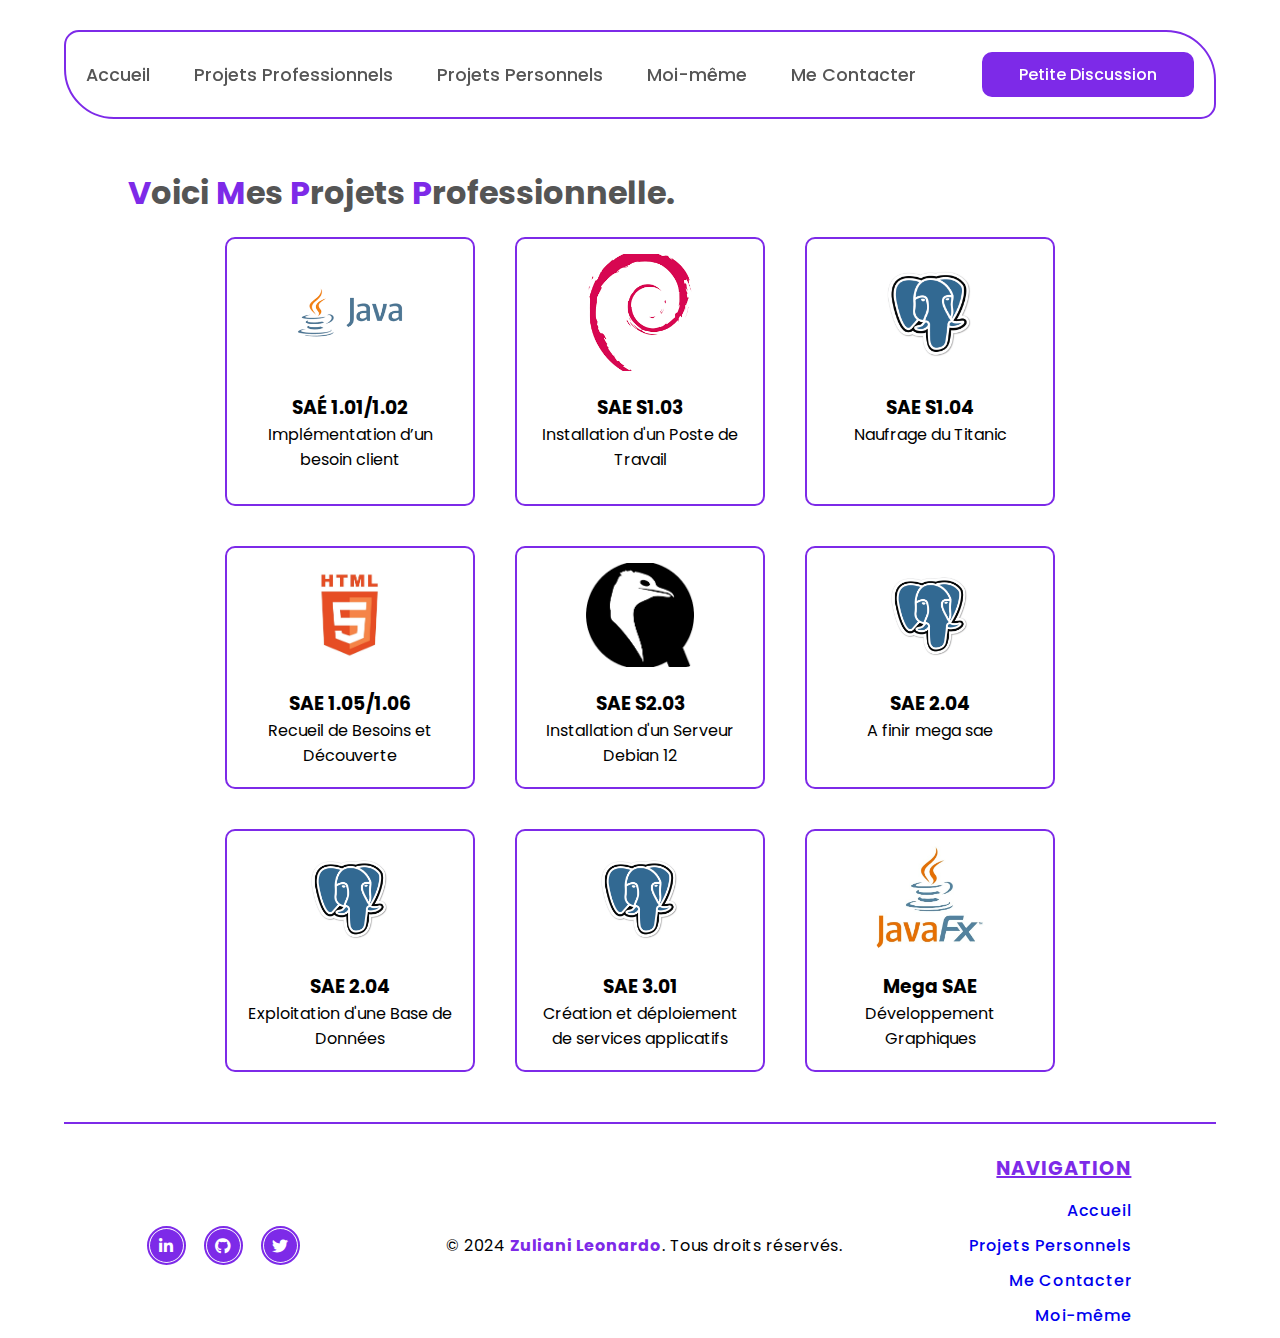
<file: projet.html>
<!DOCTYPE html>
<html lang="en"><head>
<meta http-equiv="content-type" content="text/html; charset=UTF-8">
    <meta charset="UTF-8">
    <meta http-equiv="X-UA-Compatible" content="IE=edge">
    <meta name="viewport" content="width=device-width, initial-scale=1.0">
    <title>Projects - Portfolio Leo</title>
    <link rel="stylesheet" href="css/css.css">
    <link rel="stylesheet" href="css/cssProjet.css">
    <script src="js/projet.js"></script>
    
        <!-- Add Font Awesome CDN -->
        <link rel="stylesheet" href="https://cdnjs.cloudflare.com/ajax/libs/font-awesome/6.0.0-beta3/css/all.min.css">
    
        <!-- Your CSS file -->
        <link rel="stylesheet" href="css/css.css">
    </head>
</head>
<body>
    <header>
        <nav class="lnav">
            <nav class="navigation">
                <a href="index.html">Accueil</a>
                <a href="projet.html">Projets Professionnels</a>
                <a href="projets_personnels.html">Projets Personnels</a>
                <a href="about_me.html">Moi-même</a>
                <a href="contact_me.html">Me Contacter</a>
            </nav>
            <a href="contact_me.html" class="btn-talk">Petite Discussion</a>
        </nav>
    </header>
    <div class="titre">
    <h2 class="logo"><span>V</span>oici <span>M</span>es <span>P</span>rojets <span>P</span>rofessionnelle.</h2>
</div>



<section class="projects">

 

    <div class="project" onclick="togglePopup('popup1')">
        <img src="images/java.png" alt="Project 1">
        <h3>SAÉ 1.01/1.02</h3>
        <p>Implémentation d’un besoin client</p>
    </div>

    <div class="project" onclick="togglePopup('popup2')">
        <img src="images/debian.png" alt="Project 2">
        <h3>SAE S1.03</h3>
        <p>Installation d'un Poste de Travail</p>
    </div>

    <div class="project" onclick="togglePopup('popup3')">
        <img src="images/sql.png" alt="Project 2">
        <h3>SAE S1.04</h3>
        <p>Naufrage du Titanic</p>
    </div>

    <div class="project" onclick="togglePopup('popup4')">
        <img src="images/html.jpg" alt="Project 2">
        <h3>SAE 1.05/1.06</h3>
        <p>Recueil de Besoins et Découverte</p>
    </div>

    <div class="project" onclick="togglePopup('popup5')">
        <img src="images/qemu.png" alt="Project 2">
        <h3>SAE S2.03</h3>
        <p>Installation d'un Serveur Debian 12</p>
    </div>


    <div class="project" onclick="togglePopup('popup6')">
        <img src="images/sql.png" alt="Project 1">
        <h3>SAE 2.04</h3>
        <p>A finir mega sae</p>
    </div>


    <div class="project" onclick="togglePopup('popup8')">
        <img src="images/sql.png" alt="Project 1">
        <h3>SAE 2.04</h3>
        <p>Exploitation d'une Base de Données</p>
    </div>

   <div class="project" onclick="togglePopup('popup9')">
        <img src="images/sql.png" alt="Project 1">
        <h3>SAE 3.01</h3>
        <p>Création et déploiement de services applicatifs</p>
    </div>


    <div class="project" onclick="togglePopup('popup1')">
        <img src="images/javaFx.png" alt="Project 1">
        <h3>Mega SAE</h3>
        <p>Développement Graphiques</p>
    </div>






    <section class="popup" id="popup1">
        <div class="popup-content">
            <span class="close" onclick="togglePopup('popup1')">×</span>
            <div class="resume-sae">
                <header>
                    <h1>SAÉ : Implémentation d’un besoin client et gestion de projet</h1>
                </header>
                <main>
                    <section>
                        <h2>Compétences et Apprentissages Critiques</h2>
                        <div class="dropdown">
                            <button class="dropdown-button">Compétences ciblées<span class="arrow">▼</span></button>
                            <div class="dropdown-content">
                                <p>– Développer — c’est-à-dire concevoir, coder, tester et intégrer — une solution informatique pour un client.</p>
                                <p>– Proposer des applications 
informatiques optimisées en fonction de critères spécifiques : temps 
d’exécution, précision, consommation de ressources.</p>
                                <p>– Satisfaire les besoins des 
utilisateurs au regard de la chaîne de valeur du client, organiser et 
piloter un projet informatique avec des méthodes classiques ou agiles.</p>
                            </div>
                        </div>
                        <div class="dropdown">
                            <button class="dropdown-button">Apprentissages critiques<span class="arrow">▼</span></button>
                            <div class="dropdown-content">
                                <p>– AC11.01 | Implémenter des conceptions simples</p>
                                <p>– AC11.02 | Élaborer des conceptions simples</p>
                                <p>– AC11.03 | Faire des essais et évaluer leurs résultats en regard des spécifications</p>
                                <p>– AC11.04 | Développer des interfaces utilisateurs</p>
                                <p>– AC12.01 | Analyser un problème avec méthode (découpage en éléments algorithmiques simples, structure de données...)</p>
                                <p>– AC12.02 | Comparer des algorithmes pour des problèmes classiques (tris simples, recherche...)</p>
                                <p>– AC12.03 | Formaliser et mettre en œuvre des outils mathématiques pour l’informatique</p>
                            </div>
                        </div>
                        <div class="dropdown">
                            <button class="dropdown-button">Ressources mobilisées et combinées<span class="arrow">▼</span></button>
                            <div class="dropdown-content">
                                <p>– R2.01 | Développement orienté objets</p>
                                <p>– R2.02 | Développement d’applications avec IHM</p>
                                <p>– R2.03 | Qualité de développement</p>
                                <p>– R2.04 | Communication et fonctionnement bas niveau</p>
                                <p>– R2.07 | Graphes</p>
                                <p>– R2.09 | Méthodes numériques</p>
                                <p>– R2.13 | Communication technique</p>
                            </div>
                        </div>
                    </section>
                    <section>
                        <h2>Objectifs et problématique professionnelle</h2>
                        <p>La problématique professionnelle est 
l’organisation d’un travail en équipe en réponse à un nouveau besoin. 
Cette SAÉ permet une première expérience des problématiques liées au 
travail en équipe dans des contextes simples.</p>
                    </section>
                    <section>
                        <h2>Descriptif générique</h2>
                        <p>En partant d’un besoin exprimé par un client,
 il faut réaliser une implémentation, comparer plusieurs approches pour 
la résolution d’un problème et effectuer des mesures de performance 
simples.</p>
                        <p>Les livrables attendus généralement dans le monde professionnel sont :</p>
                        <ul>
                            <li>Code de l’application</li>
                            <li>Présentation du problème et de la comparaison des différentes approches</li>
                            <li>Traces d’exécution des jeux d’essais</li>
                        </ul>
                    </section>
                    <section>
                        <h2>Volume horaire</h2>
                        <p>Volume horaire : à définir localement par chaque IUT</p>
                    </section>
                    <section>
                        <h2>Méga SAÉ</h2>
                        <ul>
                            <li>S2·01 : Développement d'une application</li>
                            <li>S2·02 : Exploration algorithmique d'un problème</li>
                            <li>S2·05 : Gestion de projet</li>
                            <li>S2·06 : Organisation d’un travail d'équipe</li>
                        </ul>
                    </section>
                    <section>
                        <h2>Équipe pédagogique</h2>
                        <p>Responsables SAÉ :</p>
                        <ul>
                            <li>Gaëlle BLANCO-LAINÉ : <a href="mailto:gaelle.blanco-laine@univ-grenoble-alpes.fr">gaelle.blanco-laine@univ-grenoble-alpes.fr</a></li>
                            <li>Raphaël BLEUSE : <a href="mailto:raphael.bleuse@univ-grenoble-alpes.fr">raphael.bleuse@univ-grenoble-alpes.fr</a></li>
                        </ul>
                    </section>
                    <section>
                        <h2>Organisation partagée</h2>
                        <p>Serveur Discord : Le serveur Discord peut être rejoint avec l'invitation <a href="https://discord.gg/CCmfMdRyuC">https://discord.gg/CCmfMdRyuC</a>.</p>
                        <p>Une fois connecté, configurez votre pseudo avec le format « [groupe] NOM Prénom », par exemple [H2] OSTERMAN Jon.</p>
                        <p>Instance GitLab : Un groupe de travail est mis à disposition pour chaque équipe sur l'instance GitLab de l'Université <a href="https://gricad-gitlab.univ-grenoble-alpes.fr/iut2-info-stud/2024-s2/mega-sae">GitLab</a>.</p>
                    </section>
                    <section>
                        <h2>Planning</h2>
                        <ul>
                            <li>Semaines 2023-04-29/2023-06-03 : séances en ressources &amp; séances dédiées</li>
                            <li>Vendredi 2024-06-14 &amp; Semaine 2023-06-17 : semaine bloquée</li>
                            <li>Vendredi 2024-06-21 : présentations (démonstration, pitch, canvas)</li>
                        </ul>
                    </section>
                    <section>
                        <h2>Livrables (Rendus)</h2>
                        <div class="dropdown">
                            <button class="dropdown-button">Voir les Livrables<span class="arrow">▼</span></button>
                            <div class="dropdown-content">
                                <ul>
                                    <li>2024-06-07 : dossier de conception</li>
                                    <li>2024-06-07/2024-06-09 : document
 de conception des interfaces (personas, maquettes, critères 
ergonomiques sélectionnés et leur mise en oeuvre)</li>
                                    <li>2024-06-03 : analyse d'une gestion de tâches</li>
                                    <li>2024-05-31 : optimisation multi-critères</li>
                                    <li>2024-05-24/2024-06-07 : cadrage du projet</li>
                                    <li>2024-06-20 : bilan</li>
                                    <li>2024-06-21 : présentations</li>
                                </ul>
                            </div>
                        </div>
                    </section>
                    <section>
                        <h2>Organisations spécifiques (semestre)</h2>
                        <div class="dropdown">
                            <button class="dropdown-button">Voir l'organisation<span class="arrow">▼</span></button>
                            <div class="dropdown-content">
                                <ul>
                                    <li>Conception : Quatre séances encadrées les semaines du 6 mai, 13 mai, 20 mai et 27 mai.</li>
                                    <li>IHM : Deux séances encadrées la semaine du 3 juin.</li>
                                    <li>Graphes : Planifier 
l'organisation d'un colloque avec deux séances de AA programmées les 
semaines du 13 mai et du 27 mai. Le document à rendre sera au format PDF
 et nommé «{identifiant-équipe}.graphes.pdf».</li>
                                    <li>Méthodes numériques : Un amphi le vendredi 19 avril et une séance encadrée la semaine du 13 mai.</li>
                                    <li>Gestion de projet : Communication avec deux séances encadrées les semaines du 6 mai et du 27 mai.</li>
                                    <li>English : Deux séances encadrées les semaines du 27 mai et du 3 juin.</li>
                                </ul>
                            </div>
                        </div>
                    </section>
                    <section>
                        <h2>Téléchargement</h2>
                        <p>Vous pouvez télécharger le fichier contenant les classes Java utilisées dans ce projet en cliquant sur le bouton ci-dessous :</p>
                        <a href="download/SAE_203.zip" download=""><button class="btn-talk">Télécharger</button></a>
                    </section>
                </main>
            </div>
        </div>
    </section>
    



    
    


   



   
    <!-- Add more projects as needed -->
</section>

<!-- Individual popups for each project -->
<section class="popup" id="popup8">
    <div class="popup-content">
        <span class="close" onclick="togglePopup('popup8')">×</span>
        <div class="resume-sae">
            <div class="resume-sae">
                <header>
                    <h1>Sae 2.04 - Exploitation d'une Base de Données</h1>
                </header>
                <main>
                    <section>
                        <h2>Compétences et Apprentissages Critiques</h2>
                        <div class="dropdown">
                            <button class="dropdown-button">compétence ciblée<span class="arrow">▼</span></button>
                            <div class="dropdown-content">
                                <p>Concevoir, gérer, administrer et 
exploiter les données de l’entreprise et mettre à disposition toutes les
 informations pour un bon pilotage de l’entreprise.</p>
                            </div>
                        </div>
                        <div class="dropdown">
                            <button class="dropdown-button">apprentissages critiques<span class="arrow">▼</span></button>
                            <div class="dropdown-content">
                                <p>ac14.01 | mettre à jour et interroger une base de données relationnelle (en requêtes directes ou à travers une application).</p>
                                <p>ac14.02 | visualiser des données.</p>
                                <p>ac14.03 | concevoir une base de données relationnelle à partir d’un cahier des charges.</p>
                            </div>
                        </div>
                        <div class="dropdown">
                            <button class="dropdown-button">ressources mobilisées et combinées<span class="arrow">▼</span></button>
                            <div class="dropdown-content">
                                <p>r2.06 | exploitation d’une base de données.</p>
                                <p>r2.08 | outils numériques pour les statistiques descriptives.</p>
                                <p>r2.10 | introduction à la gestion des systèmes d’information.</p>
                                <p>r2.12 | anglais.</p>
                            </div>
                        </div>
                    </section>
                    <section>
                        <h2>Mission</h2>
                        <p>Cette sae est un mini-projet de 
sensibilisation à une mission en data science, visant à informer le 
consommateur sur le nutriscore à partir de données disponibles en open 
data. le travail se réalise en binômes et inclut l'exploration, le 
nettoyage, l'analyse des données et la rédaction des résultats en 
anglais.</p>
                    </section>
                    <section>
                        <h2>Description</h2>
                        <div class="dropdown">
                            <button class="dropdown-button">Contexte de l'étude<span class="arrow">▼</span></button>
                            <div class="dropdown-content">
                                <p>Vous êtes membres d’une association 
sensible à l'accès libre aux données et souhaitez informer les 
consommateurs sur le nutriscore. la base de données utilisée est celle 
d’open food facts, contenant des informations sur des produits 
alimentaires renseignées par des contributions libres.</p>
                            </div>
                        </div>
                        <div class="dropdown">
                            <button class="dropdown-button">Phases du projet<span class="arrow">▼</span></button>
                            <div class="dropdown-content">
                                <h3>Exploration et nettoyage des données :</h3>
                                <ul>
                                    <li>Exploration des données pour comprendre les valeurs possibles de chaque champ.</li>
                                    <li>Nettoyage des données pour éliminer les doublons et les valeurs incorrectes.</li>
                                    <li>Extraction des données utiles pour l’étude.</li>
                                    <li>Exportation des données nettoyées en fichier csv.</li>
                                </ul>
                                <h3>Production des graphiques :</h3>
                                <ul>
                                    <li>Création de graphiques appropriés pour répondre à une question précise en utilisant des outils statistiques.</li>
                                    <li>Analyse des données à travers les graphiques produits.</li>
                                </ul>
                                <h3>Rédaction en anglais :</h3>
                                <ul>
                                    <li>Rédaction d'un rapport en anglais expliquant les résultats de l’étude.</li>
                                    <li>Utilisation du vocabulaire et des structures vus dans le module de statistiques en anglais.</li>
                                </ul>
                            </div>
                        </div>
                        <div class="dropdown">
                            <button class="dropdown-button">Calendrier<span class="arrow">▼</span></button>
                            <div class="dropdown-content">
                                <ul>
                                    <li>Phase préliminaire (semaine 13) : constitution des binômes et découverte du sujet.</li>
                                    <li>Phase 1 (semaine 14) : 3 séances de 2h pour l'exploration et le nettoyage des données.</li>
                                    <li>Phase 2 (semaine 14) : 1 séance de 3h pour la production des graphiques.</li>
                                    <li>Phase 3 (semaine 15) : 1 séance de 2h pour la rédaction en anglais.</li>
                                </ul>
                            </div>
                        </div>
                    </section>
                    <section>
                        <h2>Organisation du travail</h2>
                        <div class="dropdown">
                            <button class="dropdown-button">Constitution des binômes<span class="arrow">▼</span></button>
                            <div class="dropdown-content">
                                <p>Les étudiants doivent constituer des 
binômes et répondre à une enquête pour désigner leur binôme au sein du 
même groupe td. seules les équipes dont les deux membres se sont 
mutuellement désignés seront acceptées.</p>
                            </div>
                        </div>
                        <div class="dropdown">
                            <button class="dropdown-button">Environnement de travail<span class="arrow">▼</span></button>
                            <div class="dropdown-content">
                                <p>Utilisation de stations windows avec la possibilité de se connecter à des stations linux via tigervnc.</p>
                                <p>Les étudiants récupéreront les exécutables nécessaires pour interroger le serveur postgresql depuis les postes windows.</p>
                            </div>
                        </div>
                        <div class="dropdown">
                            <button class="dropdown-button">Travail à réaliser<span class="arrow">▼</span></button>
                            <div class="dropdown-content">
                                <h3>Exploration et nettoyage des données :</h3>
                                <ul>
                                    <li>Exploration des champs utiles : 
code, url, product_name, brands_tags, stores, owner, food_groups, 
labels_tags, countries, countries_tags, quantity, fat_100g, 
saturated_fat_100g, sugars_100g, proteins_100g, carbohydrates_100g, 
energy_100g, salt_100g, sodium_100g, nutriscore_score, nutriscore_grade.</li>
                                    <li>Eettoyage des données pour enlever les doublons et les valeurs incorrectes.</li>
                                    <li>Création d’une table temporaire pour stocker les données nettoyées.</li>
                                    <li>Exportation des données nettoyées en fichier csv.</li>
                                </ul>
                                <h3>Production des graphiques :</h3>
                                <ul>
                                    <li>Création de graphiques pertinents pour visualiser les données nettoyées.</li>
                                    <li>Analyse des résultats obtenus à partir des graphiques.</li>
                                </ul>
                                <h3>Rédaction du rapport en anglais :</h3>
                                <ul>
                                    <li>Introduction : présentation du nutriscore, des produits étudiés, du nombre d’observations et de la structure du document.</li>
                                    <li>Description et analyse de chaque graphique ou tableau.</li>
                                    <li>Conclusion résumant les principales observations.</li>
                                </ul>
                            </div>
                        </div>
                    </section>
                    <section>
                        <h2>Rendus et évaluations</h2>
                        <div class="dropdown">
                            <button class="dropdown-button">Rendu<span class="arrow">▼</span></button>
                            <div class="dropdown-content">
                                <p>Un fichier de script contenant les requêtes sql pour l’exploration, le nettoyage et l’exportation des données.</p>
                                <p>Un rapport en anglais contenant au 
moins 5 graphiques ou tableaux pertinents, avec une introduction, des 
descriptions et analyses de chaque graphique, et une conclusion.</p>
                            </div>
                        </div>
                        <div class="dropdown">
                            <button class="dropdown-button">Evaluation<span class="arrow">▼</span></button>
                            <div class="dropdown-content">
                                <h3>Pour le module r2.08 :</h3>
                                <ul>
                                    <li>8 points pour le choix des graphiques.</li>
                                    <li>8 points pour la pertinence des commentaires.</li>
                                    <li>4 points pour le respect des consignes et la sobriété du document.</li>
                                </ul>
                                <h3>pour le module r1.12 :</h3>
                                <ul>
                                    <li>6 points pour la structure de chaque paragraphe descriptif.</li>
                                    <li>10 points pour la langue utilisée (grammaire et vocabulaire).</li>
                                    <li>4 points pour les principes abc (accuracy, brevity, clarity) et la mise en page.</li>
                                </ul>
                            </div>
                        </div>
                    </section>
                    <section>
                        <h2>Outils techniques</h2>
                        <p>Pour la réalisation de cette sae, divers outils techniques sont utilisés :</p>
                        <ul>
                            <li>Postgresql pour l'exploitation de la base de données.</li>
                            <li>R pour la production des graphiques et l'analyse statistique.</li>
                            <li>Outils de traitement de texte pour la rédaction du rapport en anglais.</li>
                        </ul>
                    </section>
                    <section>
                        <h2>Gestion de projet</h2>
                        <div class="dropdown">
                            <button class="dropdown-button">Analyse des contraintes et des risques<span class="arrow">▼</span></button>
                            <div class="dropdown-content">
                                <p>Identification des contraintes humaines, temporelles, matérielles et technologiques.</p>
                                <p>Evaluation des risques induits par ces contraintes et définition de mesures de mitigation.</p>
                                <p>Présentation des contraintes et des 
risques sous forme de tableau, matrice de criticité et schéma du 
processus contrainte-risque-mitigation.</p>
                            </div>
                        </div>
                        <p>Ce projet vise à développer les compétences 
en gestion et exploitation de bases de données, en analyse statistique 
et en communication technique en anglais, tout en renforçant les 
capacités de travail en binôme et la gestion de projet.</p>
                    </section>
                   
                </main>
            </div>
                <section>
                    <h2>Organisation du Travail</h2>
                    <div class="dropdown">
                        <button class="dropdown-button">Constitution des Binômes<span class="arrow">▼</span></button>
                        <div class="dropdown-content">
                            <p>Les étudiants doivent constituer des 
binômes et répondre à une enquête pour désigner leur binôme au sein du 
même groupe TD. Seules les équipes dont les deux membres se sont 
mutuellement désignés seront acceptées.</p>
                        </div>
                    </div>
                    <div class="dropdown">
                        <button class="dropdown-button">Environnement de Travail<span class="arrow">▼</span></button>
                        <div class="dropdown-content">
                            <p>Utilisation de stations Windows avec la possibilité de se connecter à des stations Linux via TigerVNC.</p>
                            <p>Les étudiants récupéreront les exécutables nécessaires pour interroger le serveur PostgreSQL depuis les postes Windows.</p>
                        </div>
                    </div>
                    <div class="dropdown">
                        <button class="dropdown-button">Travail à Réaliser<span class="arrow">▼</span></button>
                        <div class="dropdown-content">
                            <h3>Exploration et Nettoyage des Données :</h3>
                            <p>Exploration des champs utiles : code, 
url, product_name, brands_tags, stores, owner, food_groups, labels_tags,
 countries, countries_tags, quantity, fat_100g, saturated_fat_100g, 
sugars_100g, proteins_100g, carbohydrates_100g, energy_100g, salt_100g, 
sodium_100g, nutriscore_score, nutriscore_grade.</p>
                            <p>Nettoyage des données pour enlever les doublons et les valeurs incorrectes.</p>
                            <p>Création d’une table temporaire pour stocker les données nettoyées.</p>
                            <p>Exportation des données nettoyées en fichier CSV.</p>
                            <h3>Production des Graphiques :</h3>
                            <p>Création de graphiques pertinents pour visualiser les données nettoyées.</p>
                            <p>Analyse des résultats obtenus à partir des graphiques.</p>
                            <h3>Rédaction du Rapport en Anglais :</h3>
                            <p>Introduction : Présentation du nutriscore, des produits étudiés, du nombre d’observations et de la structure du document.</p>
                            <p>Description et analyse de chaque graphique ou tableau.</p>
                            <p>Conclusion résumant les principales observations.</p>
                        </div>
                    </div>
                </section>
                <section>
                    <h2>Rendus et Évaluations</h2>
                    <div class="dropdown">
                        <button class="dropdown-button">Rendu<span class="arrow">▼</span></button>
                        <div class="dropdown-content">
                            <p>Un fichier de script contenant les requêtes SQL pour l’exploration, le nettoyage et l’exportation des données.</p>
                            <p>Un rapport en anglais contenant au moins 5
 graphiques ou tableaux pertinents, avec une introduction, des 
descriptions et analyses de chaque graphique, et une conclusion.</p>
                        </div>
                    </div>
                    <div class="dropdown">
                        <button class="dropdown-button">Évaluation<span class="arrow">▼</span></button>
                        <div class="dropdown-content">
                            <h3>Pour le module R2.08 :</h3>
                            <p>8 points pour le choix des graphiques, 8 
points pour la pertinence des commentaires, 4 points pour le respect des
 consignes et la sobriété du document.</p>
                            <h3>Pour le module R1.12 :</h3>
                            <p>6 points pour la structure de chaque 
paragraphe descriptif, 10 points pour la langue utilisée (grammaire et 
vocabulaire), 4 points pour les principes ABC (Accuracy, Brevity, 
Clarity) et la mise en page.</p>
                        </div>
                    </div>
                </section>
                <section>
                    <h2>Outils Techniques</h2>
                    <p>Pour la réalisation de cette SAE, divers outils techniques sont utilisés :</p>
                    <ul>
                        <li>PostgreSQL pour l’exploitation de la base de données.</li>
                        <li>R pour la production des graphiques et l’analyse statistique.</li>
                        <li>Outils de traitement de texte pour la rédaction du rapport en anglais.</li>
                    </ul>
                </section>
                <section>
                    <h2>Gestion de Projet</h2>
                    <div class="dropdown">
                        <button class="dropdown-button">Analyse des Contraintes et des Risques<span class="arrow">▼</span></button>
                        <div class="dropdown-content">
                            <p>Identification des contraintes humaines, temporelles, matérielles et technologiques.</p>
                            <p>Évaluation des risques induits par ces contraintes et définition de mesures de mitigation.</p>
                            <p>Présentation des contraintes et des 
risques sous forme de tableau, matrice de criticité et schéma du 
processus contrainte-risque-mitigation.</p>
                        </div>
                    </div>
                    <p>Ce projet vise à développer les compétences en 
gestion et exploitation de bases de données, en analyse statistique et 
en communication technique en anglais, tout en renforçant les capacités 
de travail en binôme et la gestion de projet.</p>
                </section>
                <section>
                    <h2>Téléchargement</h2>
                    <p>Vous pouvez télécharger le fichier contenant les fichiers  utilisées dans ce projet en cliquant sur le bouton ci-dessous :</p>
                    <a href="download/SAE_204_.zip" download=""><button class="btn-talk">Télécharger  </button></a>
                </section>
            
        </div>
        
    </div>
</section>
<section class="popup" id="popup2">
    <div class="popup-content">
        <span class="close" onclick="togglePopup('popup2')">×</span>
        <div class="resume-sae">
            <header>
                <h1>SAE S1.03 - Installation d'un Poste de Travail</h1>
            </header>
            <main>
                <section>
                    <h2>Compétence ciblée</h2>
                    <p>Installer, configurer, mettre à disposition, 
maintenir en conditions opérationnelles des infrastructures, des 
services et des réseaux et optimiser le système informatique d’une 
organisation.</p>
                </section>
                <section>
                    <h2>Compétences et Apprentissages Critiques</h2>
                    <div class="dropdown">
                        <button class="dropdown-button">Compétence ciblée<span class="arrow">▼</span></button>
                        <div class="dropdown-content">
                            <p>Installer, configurer, mettre à 
disposition, maintenir en conditions opérationnelles des 
infrastructures, des services et des réseaux et optimiser le système 
informatique d’une organisation.</p>
                        </div>
                    </div>
                    <div class="dropdown">
                        <button class="dropdown-button">Apprentissages Critiques<span class="arrow">▼</span></button>
                        <div class="dropdown-content">
                            <p>AC13.01 | Identifier les différents composants (matériels et logiciels) d’un système numérique.</p>
                            <p>AC13.02 | Utiliser les fonctionnalités de base d’un système multitâches / multiutilisateurs.</p>
                            <p>AC13.03 | Installer et configurer un système d’exploitation et des outils de développement.</p>
                        </div>
                    </div>
                    <div class="dropdown">
                        <button class="dropdown-button">Ressources Mobilisées et Combinées<span class="arrow">▼</span></button>
                        <div class="dropdown-content">
                            <p>R1.03 | Introduction à l’architecture des ordinateurs.</p>
                            <p>R1.04 | Introduction aux systèmes d’exploitation et à leur fonctionnement.</p>
                            <p>R1.10 | Anglais.</p>
                            <p>R1.11 | Bases de la communication.</p>
                        </div>
                    </div>
                </section>
                <section>
                    <h2>Mission</h2>
                    <p>La mission de cette SAE (Situation 
d'Apprentissage et d'Évaluation) est de préparer une présentation 
détaillant la procédure d'installation d'un poste de travail pour le 
développement, incluant l'installation du système d'exploitation et des 
outils de développement. Pour cela, une carte mentale doit être créée 
pour servir de support de notes pour la présentation orale à l'équipe.</p>
                </section>
                <section>
                    <h2>Description</h2>
                    <div class="dropdown">
                        <button class="dropdown-button">Contexte de l'étude<span class="arrow">▼</span></button>
                        <div class="dropdown-content">
                            <p>Cette SAE s'inscrit dans le cadre de la 
formation au département informatique de l'IUT2 de l'Université Grenoble
 Alpes (UGA). Elle vise à enseigner aux étudiants comment installer un 
système d'exploitation et un environnement de développement intégré 
(IDE) sur un poste de travail.</p>
                        </div>
                    </div>
                    <div class="dropdown">
                        <button class="dropdown-button">Étapes de la SAE<span class="arrow">▼</span></button>
                        <div class="dropdown-content">
                            <h3>TP1 : Installation d'un Poste de Travail</h3>
                            <p>Objectifs : Installer Debian 11, configurer la machine virtuelle, et installer les outils de base pour le développement.</p>
                            <p>Activités :</p>
                            <ul>
                                <li>Préparation de l'installation : 
Création d'un répertoire de travail, visualisation de l'image ISO de 
Debian et vérification de son intégrité.</li>
                                <li>Création de l'image disque : Exécution des commandes pour créer et lancer une machine virtuelle.</li>
                                <li>Installation du système Debian : Suivi des étapes d'installation de Debian 11, configuration de l'utilisateur et du système.</li>
                                <li>Complément du système Debian : 
Configuration de la résolution d'écran, exploration des packages 
installés et installation de nouveaux packages, mise en place de sudo, 
et configuration du gestionnaire de packages apt.</li>
                            </ul>
                            <h3>TP2 : Installation d'outils de développement</h3>
                            <p>Objectifs : Installer des outils de 
développement supplémentaires comme JDK, Git, et IntelliJ IDEA en 
utilisant différents gestionnaires de packages.</p>
                            <p>Activités :</p>
                            <ul>
                                <li>Installation de VLC : Comparaison des installations via apt, snap, et flatpak.</li>
                                <li>Installation de JDK et Git : Vérification de l'installation et configuration des environnements.</li>
                                <li>Installation de IntelliJ IDEA : Installation via archive, snap, et flatpak, et comparaison des versions installées.</li>
                                <li>Nettoyage et gestion des packages : Libération d'espace disque et optimisation du système.</li>
                            </ul>
                        </div>
                    </div>
                </section>
                <section>
                    <h2>Travail Réalisé</h2>
                    <p>Individuellement :</p>
                    <ul>
                        <li>Prise de connaissance des données SLR et SEA.</li>
                        <li>Création du SLR.</li>
                        <li>Création du SEA.</li>
                        <li>Implémentation de la base de données.</li>
                        <li>Installation complète du système Debian et des outils de développement.</li>
                    </ul>
                </section>
                <section>
                    <h2>Outils Techniques</h2>
                    <p>Pour la réalisation de cette SAE, divers outils techniques ont été utilisés :</p>
                    <ul>
                        <li>Visual Studio Code pour l'édition de code.</li>
                        <li>PostgreSQL pour la gestion de la base de données.</li>
                        <li>draw.io pour la création et la visualisation des schémas relationnels (SLR).</li>
                        <li>Spectacle pour les captures d'écran.</li>
                        <li>Debian pour le système d'exploitation de la machine virtuelle.</li>
                        <li>snap et flatpak pour la gestion des installations de packages.</li>
                    </ul>
                </section>
                <section>
                    <h2>Carte Mentale</h2>
                    <p>La carte mentale est un élément central de cette 
SAE. Elle doit représenter les étapes de l'installation d'un poste de 
travail de développement de manière claire et structurée. Les principaux
 éléments à inclure sont :</p>
                    <ul>
                        <li>Idée principale : Installation d'un poste de développement.</li>
                        <li>Branches principales : Installation du 
système d'exploitation, configuration de la machine virtuelle, 
installation des outils de développement, gestion des packages, et 
optimisation du système.</li>
                        <li>Branches secondaires : Détails des étapes 
d'installation, commandes utilisées, vérifications d'intégrité, 
configurations spécifiques, etc.</li>
                    </ul>
                </section>
                <section>
                    <h2>Rendus</h2>
                    <p>Les rendus attendus incluent :</p>
                    <ul>
                        <li>Une carte mentale détaillant les étapes de l'installation.</li>
                        <li>Captures d'écran illustrant les différentes étapes et vérifications.</li>
                        <li>Documentation des commandes et configurations effectuées.</li>
                    </ul>
                </section>
                <section>
                    <h2>Organisation</h2>
                    <p>Le projet se déroule sur une semaine bloquée, 
avec des sessions spécifiques pour chaque groupe. Les rendus doivent 
être déposés sur Chamilo avant la date limite.</p>
                    <p>Ce projet vise à développer les compétences en 
installation et configuration de systèmes, gestion de machines 
virtuelles, et utilisation d'outils de développement, tout en renforçant
 les capacités de communication à travers la création de cartes mentales
 et la présentation orale.</p>
                </section>
                <section>
                    <h2>Téléchargement</h2>
                    <p>Vous pouvez télécharger le fichier contenant les fichiers  utilisées dans ce projet en cliquant sur le bouton ci-dessous :</p>
                    <a href="download/SAE_103_Installation_d_un_Poste_de_Travail.zip" download=""><button class="btn-talk">Télécharger </button></a>
                </section>
            </main>
        </div>
    </div>
</section>
<section class="popup" id="popup3">
    <div class="popup-content">
        <span class="close" onclick="togglePopup('popup3')">×</span>
        <div class="resume-sae">
            <header>
                <h1>RSAE S1.04 - Naufrage du Titanic</h1>
            </header>
            <main>
                <section>
                    <h2>Compétences et Apprentissages Critiques</h2>
                    <div class="dropdown">
                        <button class="dropdown-button">Compétence ciblée<span class="arrow">▼</span></button>
                        <div class="dropdown-content">
                            <p>Concevoir, gérer, administrer et 
exploiter les données de l’entreprise et mettre à disposition toutes les
 informations pour un bon pilotage de l’entreprise.</p>
                        </div>
                    </div>
                    <div class="dropdown">
                        <button class="dropdown-button">Apprentissages Critiques<span class="arrow">▼</span></button>
                        <div class="dropdown-content">
                            <p>AC14.01 | Mettre à jour et interroger une base de données relationnelle (en requêtes directes ou à travers une application).</p>
                            <p>AC14.03 | Concevoir une base de données relationnelle à partir d’un cahier des charges.</p>
                        </div>
                    </div>
                    <div class="dropdown">
                        <button class="dropdown-button">Ressources Mobilisées et Combinées<span class="arrow">▼</span></button>
                        <div class="dropdown-content">
                            <p>R1.05 | Introduction aux bases de données et SQL.</p>
                            <p>R1.06 | Mathématiques discrètes.</p>
                            <p>R1.09 | Introduction à l’économie durable et numérique.</p>
                        </div>
                    </div>
                </section>
                <section>
                    <h2>Mission</h2>
                    <p>La mission principale de cette SAE (Situation 
d'Apprentissage et d'Évaluation) est d'étudier les facteurs ayant 
influencé la survie des passagers du Titanic lors de son naufrage. 
L'objectif est de modéliser, puis de créer une base de données à partir 
des données disponibles pour analyser ces facteurs à travers des 
requêtes SQL.</p>
                </section>
                <section>
                    <h2>Description</h2>
                    <div class="dropdown">
                        <button class="dropdown-button">Contexte de l'étude<span class="arrow">▼</span></button>
                        <div class="dropdown-content">
                            <p>Le Titanic, un paquebot transatlantique 
de la White Star Line, a sombré dans la nuit du 14 au 15 avril 1912 
après avoir heurté un iceberg. Le naufrage a entraîné la mort de plus 
des deux tiers des passagers présents à bord. Les données recueillies 
pour cette étude concernent exclusivement les passagers de 1ère, 2ème et
 3ème classe, excluant les membres d'équipage.</p>
                        </div>
                    </div>
                    <div class="dropdown">
                        <button class="dropdown-button">Étapes de la SAE<span class="arrow">▼</span></button>
                        <div class="dropdown-content">
                            <h3>Étape 1 : Analyse et Synthèse du Contexte du Naufrage</h3>
                            <p>Objectifs : Analyser et synthétiser le 
contexte du naufrage du Titanic et produire un Schéma Entité-Association
 (SEA) pour modéliser la base de données.</p>
                            <p>Activités :</p>
                            <ul>
                                <li>Exploration de la webographie pour comprendre le contexte.</li>
                                <li>Exploration du fichier de données fourni (Data_Titanic_S1_04.ods).</li>
                                <li>Justification logistique de l'impossibilité de sauver tous les passagers.</li>
                                <li>Élaboration de règles de gestion (RG) et production du SEA.</li>
                                <li>Mise au propre du SEA et rédaction du document de synthèse à rendre.</li>
                            </ul>
                            <h3>Étape 2 : Implémentation de la Base de Données</h3>
                            <p>Objectifs : Créer et peupler une base de 
données sous PostgreSQL, écrire des tests de conformité et effectuer des
 premières recherches d'informations.</p>
                            <p>Activités :</p>
                            <ul>
                                <li>Justification du schéma relationnel (SLR) dérivé du SEA.</li>
                                <li>Implémentation de la base de données en créant et supprimant les relations.</li>
                                <li>Écriture des tests de conformité et peuplement de la base de données à partir de fichiers CSV.</li>
                                <li>Exécution de requêtes pour vérifier les informations des passagers.</li>
                                <li>Production des fichiers de création et de suppression de la base, ainsi que des scripts de tests, à rendre.</li>
                            </ul>
                            <h3>Étape 3 : Étude des Facteurs de Survie et Bilan</h3>
                            <p>Objectifs : Étudier les facteurs ayant influencé la survie des passagers et établir un bilan de la SAE.</p>
                            <p>Activités :</p>
                            <ul>
                                <li>Interrogation de la base de données 
avec des requêtes appropriées pour analyser les taux de survie selon 
divers critères (classe, catégorie d'âge et de sexe).</li>
                                <li>Rectification des données de la table PASSENGER pour des résultats significatifs.</li>
                                <li>Calcul des taux de survivants par classe et catégorie.</li>
                                <li>Exploration de pistes supplémentaires comme l'influence des embarcations de sauvetage et des horaires de mise à l'eau.</li>
                                <li>Production du fichier de requêtes et du bilan global de la SAE à rendre.</li>
                            </ul>
                        </div>
                    </div>
                </section>
                <section>
                    <h2>Prise de Connaissance et Travail en Équipe</h2>
                    <p>Pour cette SAE, toutes les tâches ont été réalisées individuellement :</p>
                    <ul>
                        <li>Prise de connaissance des données SLR et SEA.</li>
                        <li>Création du SLR.</li>
                        <li>Création du SEA.</li>
                        <li>Implémentation de la base de données.</li>
                    </ul>
                </section>
                <section>
                    <h2>Outils Techniques</h2>
                    <p>Pour la réalisation de cette SAE, divers outils techniques ont été utilisés :</p>
                    <ul>
                        <li>Visual Studio Code pour l'édition de code.</li>
                        <li>PostgreSQL pour la gestion de la base de données.</li>
                        <li>draw.io pour la création et la visualisation des schémas relationnels (SLR).</li>
                        <li>Spectacle pour les captures d'écran.</li>
                        <li>Debian pour le système d'exploitation de la machine virtuelle.</li>
                        <li>snap et flatpak pour la gestion des installations de packages.</li>
                    </ul>
                </section>
                <section>
                    <h2>Rendus</h2>
                    <p>Chaque étape nécessite la production et la 
soumission de divers documents, incluant des synthèses, des scripts SQL,
 des schémas de base de données, et des bilans. Les rendus sont à 
déposer sur Chamilo avant la date limite.</p>
                </section>
                <section>
                    <h2>Organisation</h2>
                    <p>Le projet se déroule sur une semaine bloquée, 
avec des sessions spécifiques pour chaque groupe. Les rendus doivent 
être déposés sur Chamilo avant la date limite.</p>
                    <p>Ce projet vise à développer les compétences en 
modélisation et gestion de bases de données, ainsi qu'en analyse de 
données, en prenant comme contexte le célèbre naufrage du Titanic.</p>
                </section>
                <section>
                    <h2>Téléchargement</h2>
                    <p>Vous pouvez télécharger le fichier contenant les fichiers  utilisées dans ce projet en cliquant sur le bouton ci-dessous :</p>
                    <a href="download/SAE_104_Naufrage_Du_Titanique.zip" download=""><button class="btn-talk">Télécharger </button></a>
                </section>
            </main>
        </div>
    </div>
</section>

<section class="popup" id="popup4">
    <div class="popup-content">
        <span class="close" onclick="togglePopup('popup4')">×</span>
        <div class="resume-sae">
            <div class="resume-sae">
                <header>
                    <h1>SAE 1.05/1.06 - Recueil de Besoins et Découverte de l’Environnement Économique et Écologique</h1>
                </header>
                <main>
                    <section>
                        <h2>Compétences et Apprentissages Critiques</h2>
                        <div class="dropdown">
                            <button class="dropdown-button">Compétence ciblée<span class="arrow">▼</span></button>
                            <div class="dropdown-content">
                                <p>Concevoir, gérer, administrer et 
exploiter les données de l’entreprise et mettre à disposition toutes les
 informations pour un bon pilotage de l’entreprise.</p>
                            </div>
                        </div>
                        <div class="dropdown">
                            <button class="dropdown-button">Apprentissages Critiques<span class="arrow">▼</span></button>
                            <div class="dropdown-content">
                                <p>AC15.01 | Appréhender les besoins du client et de l’utilisateur.</p>
                                <p>AC15.03 | Identifier les acteurs et les différentes phases d’un cycle de développement.</p>
                                <p>AC16.01 | Appréhender l’écosystème numérique.</p>
                                <p>AC16.04 | Acquérir les compétences interpersonnelles pour travailler en équipe.</p>
                            </div>
                        </div>
                        <div class="dropdown">
                            <button class="dropdown-button">Ressources Mobilisées et Combinées<span class="arrow">▼</span></button>
                            <div class="dropdown-content">
                                <p>R1.02 | Développement d’interfaces web.</p>
                                <p>R1.08 | Introduction à la gestion des organisations.</p>
                                <p>R1.09 | Introduction à l’économie durable et numérique.</p>
                                <p>R1.10 | Anglais.</p>
                                <p>R1.11 | Bases de la communication.</p>
                            </div>
                        </div>
                    </section>
                    <section>
                        <h2>Mission</h2>
                        <p>La mission principale de cette SAE est de 
conduire un projet à partir d’un besoin client, en développant un site 
web institutionnel pour une entreprise du secteur numérique à 
destination de la génération Alpha. Ce projet combine deux SAE : Recueil
 de besoins et Découverte de l’environnement économique et écologique.</p>
                    </section>
                    <section>
                        <h2>Description</h2>
                        <div class="dropdown">
                            <button class="dropdown-button">Contexte de l'étude<span class="arrow">▼</span></button>
                            <div class="dropdown-content">
                                <p>Le projet consiste à créer un site 
web pour une entreprise du secteur numérique, destiné aux élèves de 3ème
 en recherche de stage. Le site doit être pratique, sobre écologiquement
 et visuellement, et doit présenter l’entreprise de manière claire et 
compréhensible.</p>
                            </div>
                        </div>
                        <div class="dropdown">
                            <button class="dropdown-button">SAE 1.05 : Recueil de Besoins<span class="arrow">▼</span></button>
                            <div class="dropdown-content">
                                <h3>Objectifs et Problématique Professionnelle :</h3>
                                <p>La problématique professionnelle est 
la conduite de projet à partir d’un besoin client. Cette SAE permet une 
première approche du recueil de besoins à travers le dialogue continu 
avec le client pour affiner les attentes fonctionnelles.</p>
                                <h3>Apprentissages Critiques :</h3>
                                <p>AC15.01 | Appréhender les besoins du client et de l’utilisateur.</p>
                                <p>AC15.03 | Identifier les acteurs et les différentes phases d’un cycle de développement.</p>
                                <h3>Ressources Mobilisées et Combinées :</h3>
                                <p>R1.02 | Développement d’interfaces web.</p>
                                <p>R1.08 | Introduction à la gestion des organisations.</p>
                                <p>R1.11 | Bases de la communication.</p>
                                <h3>Activités :</h3>
                                <ul>
                                    <li>Présentation du projet et constitution des groupes : Chaque groupe choisit une entreprise du secteur numérique.</li>
                                    <li>Recueil des besoins :
                                        <ul>
                                            <li>Recherche d’informations
 sur l’entreprise (activité, produits/services, organisation, 
concurrents, clients, financement, stratégie, valeurs).</li>
                                            <li>Rédaction d’une fiche de présentation « synthèse entreprise » pour le recueil des besoins.</li>
                                            <li>Réalisation d’une sitographie présentant les sources d’information.</li>
                                        </ul>
                                    </li>
                                    <li>Conception de la maquette du site :
                                        <ul>
                                            <li>Proposer une architecture de site web.</li>
                                            <li>Rédaction de la maquette en plusieurs étapes, avec des retours intermédiaires.</li>
                                        </ul>
                                    </li>
                                </ul>
                            </div>
                        </div>
                        <div class="dropdown">
                            <button class="dropdown-button">SAE 1.06 : Découverte de l’Environnement Économique et Écologique<span class="arrow">▼</span></button>
                            <div class="dropdown-content">
                                <h3>Apprentissages Critiques :</h3>
                                <p>AC16.01 | Appréhender l’écosystème numérique.</p>
                                <p>AC16.04 | Acquérir les compétences interpersonnelles pour travailler en équipe.</p>
                                <h3>Ressources Mobilisées et Combinées :</h3>
                                <p>R1.08 | Introduction à la gestion des organisations.</p>
                                <p>R1.09 | Introduction à l’économie durable et numérique.</p>
                                <p>R1.10 | Anglais.</p>
                                <p>R1.11 | Bases de la communication.</p>
                                <h3>Activités :</h3>
                                <ul>
                                    <li>Transition numérique et écologique de l’entreprise :
                                        <ul>
                                            <li>Recherche sur la transition numérique et écologique de l’entreprise.</li>
                                            <li>Évaluation des efforts de l’entreprise en matière de respect du développement durable.</li>
                                            <li>Analyse des contraintes et avantages liés à la transition numérique et écologique.</li>
                                        </ul>
                                    </li>
                                    <li>Réalisation de la fiche « synthèse entreprise » :
                                        <ul>
                                            <li>Présentation de la situation actuelle de l’entreprise en matière de transition numérique et écologique.</li>
                                            <li>Identification des contraintes, difficultés et avantages.</li>
                                            <li>Analyse de l’impact espéré pour l’entreprise.</li>
                                        </ul>
                                    </li>
                                    <li>Rédaction et rendu du document :
                                        <ul>
                                            <li>Utilisation d’un logiciel de traitement de texte avec des normes de présentation et de mise en page.</li>
                                            <li>Inclusion de sources organisées dans une sitographie.</li>
                                        </ul>
                                    </li>
                                </ul>
                            </div>
                        </div>
                    </section>
                    <section>
                        <h2>Planning et Organisation</h2>
                        <p>Le projet est réparti sur plusieurs semaines avec des étapes et rendus spécifiques :</p>
                        <ul>
                            <li>Semaine du 25/09 : Présentation du projet et constitution des groupes.</li>
                            <li>Semaine du 25/09 ou du 2/10 : Présentation des attendus du recueil des besoins.</li>
                            <li>Semaine du 09/10 et du 16/10 : Recherche d’informations et rédaction de la fiche de présentation.</li>
                            <li>22/10 : Rendu du recueil des besoins sur Chamilo.</li>
                            <li>27/11 au 11/12 : Conception de la maquette du site.</li>
                            <li>15/12 : Rendu de la maquette sur Chamilo.</li>
                            <li>22/01 : Préparation des oraux de présentation et réalisation du site.</li>
                        </ul>
                    </section>
                    <section>
                        <h2>Outils Techniques</h2>
                        <p>Pour la réalisation de cette SAE, divers outils techniques sont utilisés :</p>
                        <ul>
                            <li>Visual Studio Code pour le développement web.</li>
                            <li>LibreOffice Writer pour la rédaction des documents.</li>
                            <li>Navigateur Web pour la recherche d’informations.</li>
                            <li>Plateforme Chamilo pour le dépôt des rendus et la gestion des travaux de groupe.</li>
                        </ul>
                    </section>
                    <section>
                        <h2>Rendus</h2>
                        <p>Les rendus attendus incluent :</p>
                        <ul>
                            <li>Fiche de présentation « synthèse entreprise ».</li>
                            <li>Sitographie des sources d’information.</li>
                            <li>Maquette du site web.</li>
                            <li>Réalisation du site web.</li>
                            <li>Présentations orales et grilles d’analyse réflexive.</li>
                        </ul>
                    </section>
                    <section>
                        <h2>Téléchargement</h2>
                        <p>Vous pouvez télécharger le fichier contenant les fichiers  utilisées dans ce projet en cliquant sur le bouton ci-dessous :</p>
                        <a href="download/SAE_105_106_Recueil_De_Besoins_et_Decouverte.zip" download=""><button class="btn-talk">Télécharger </button></a>
                    </section>
        </main></div>
    </div>
</div></section>


<section class="popup" id="popup5">
    <div class="popup-content">
        <span class="close" onclick="togglePopup('popup5')">×</span>
        <div class="resume-sae">
            <div class="resume-sae">
                <header>
                    <h1>SAE S2.03 - Installation d'un Serveur Debian 12</h1>
                </header>
                <main>
                    <section>
                        <h2>Compétences et Apprentissages Critiques</h2>
                        <div class="dropdown">
                            <button class="dropdown-button">Compétence ciblée<span class="arrow">▼</span></button>
                            <div class="dropdown-content">
                                <p>Installer, configurer, mettre à 
disposition, maintenir en conditions opérationnelles des 
infrastructures, des services et des réseaux et optimiser le système 
informatique d’une organisation.</p>
                            </div>
                        </div>
                        <div class="dropdown">
                            <button class="dropdown-button">Apprentissages Critiques<span class="arrow">▼</span></button>
                            <div class="dropdown-content">
                                <p>AC13.01 | Identifier les différents composants (matériels et logiciels) d’un système numérique.</p>
                                <p>AC13.02 | Utiliser les fonctionnalités de base d’un système multitâches / multiutilisateurs.</p>
                                <p>AC13.03 | Installer et configurer un système d’exploitation et des outils de développement.</p>
                                <p>AC13.04 | Configurer un poste de travail dans un réseau d’entreprise.</p>
                            </div>
                        </div>
                        <div class="dropdown">
                            <button class="dropdown-button">Ressources Mobilisées et Combinées<span class="arrow">▼</span></button>
                            <div class="dropdown-content">
                                <p>R2.04 | Communication et fonctionnement bas niveau.</p>
                                <p>R2.05 | Introduction aux services réseaux.</p>
                                <p>R2.12 | Anglais.</p>
                                <p>R2.13 | Communication technique.</p>
                            </div>
                        </div>
                    </section>
                    <section>
                        <h2>Mission</h2>
                        <p>La mission de cette SAE est de réaliser un 
guide d'installation rédigé en Anglais pour un serveur Debian 12 équipé 
d'Apache, PostgreSQL et PHP, fonctionnel et interrogeable depuis la 
machine hôte. Cette tâche doit être accomplie de manière individuelle, 
et le guide final doit être soumis sous format PDF.</p>
                    </section>
                    <section>
                        <h2>Description</h2>
                        <div class="dropdown">
                            <button class="dropdown-button">Contexte de l'étude<span class="arrow">▼</span></button>
                            <div class="dropdown-content">
                                <p>Cette SAE s'inscrit dans le cadre de 
la formation au département informatique de l'IUT2 de l'Université 
Grenoble Alpes (UGA). Elle vise à enseigner aux étudiants comment 
installer, configurer et administrer un serveur Debian 12, ainsi que les
 services Apache, PostgreSQL et PHP.</p>
                            </div>
                        </div>
                        <div class="dropdown">
                            <button class="dropdown-button">Cahier des Charges et Rendu<span class="arrow">▼</span></button>
                            <div class="dropdown-content">
                                <h3>Objectif :</h3>
                                <p>Réalisation d'un guide d'installation
 rédigé en Anglais d'un serveur Debian 12 équipé d'Apache, PostgreSQL et
 PHP, interrogeable depuis la machine hôte.</p>
                                <h3>Travail individuel :</h3>
                                <p>Toute la SAE doit se dérouler de manière individuelle. Le document rendu doit être le fruit d'un travail personnel.</p>
                                <h3>Rendu :</h3>
                                <p>Dépôt du guide sous format PDF dans la rubrique travaux sur Chamilo.</p>
                                <h3>Contenu du Guide :</h3>
                                <ul>
                                    <li>Le guide doit décrire l'installation sur une machine virtuelle Qemu/KVM des logiciels suivants :</li>
                                    <ul>
                                        <li>Debian 12 sans serveur X avec comme nom d'utilisateur créé votre login UGA.</li>
                                        <li>Apache, PostgreSQL et PHP.</li>
                                    </ul>
                                    <li>Rédaction du Guide d'Installation en Anglais :</li>
                                    <ul>
                                        <li>Le document de référence 
sera le Tech_Writing_Handbook de la plateforme Dozuki utilisée pour 
l'enseignement de la communication technique en Anglais.</li>
                                        <li>Utilisation d'un éditeur de 
documents tel que LibreOffice Writer, Microsoft Word, LaTeX ou tout 
autre éditeur permettant de construire un document structuré.</li>
                                        <li>Ponctuer chaque phase importante d'installation par des captures d'écran où votre login UGA est visible.</li>
                                    </ul>
                                </ul>
                                <h3>Liste des Éléments Minimaux :</h3>
                                <ul>
                                    <li>Capture de l'installateur Debian à l'étape de saisie du nom de login de l'utilisateur.</li>
                                    <li>Capture de l'installateur Debian à l'étape de Software Selection.</li>
                                    <li>Capture du résultat de la commande cat /etc/fstab dans votre machine virtuelle.</li>
                                    <li>Capture du résultat de la commande status de systemctl pour SSH, Apache et PostgreSQL.</li>
                                    <li>Capture de la fenêtre d'un navigateur Web affichant la page par défaut du serveur Apache.</li>
                                    <li>Capture d'une interrogation de la base PostgreSQL en ligne de commande depuis la machine virtuelle.</li>
                                    <li>Capture d'une interrogation de la base PostgreSQL en ligne de commande depuis la station Linux.</li>
                                    <li>Capture de la liste des bases PostgreSQL avec leurs propriétaires respectifs.</li>
                                    <li>Capture d'une interrogation de 
la base PostgreSQL montrant la table système pg_shadow avec des mots de 
passe hachés avec SHA-256.</li>
                                    <li>Capture d'une interrogation de la base PostgreSQL avec PhpPgAdmin.</li>
                                    <li>Capture de la fenêtre du navigateur interrogeant le fichier PHP /users/info/www/intranet/enseignements/S2.03/page_sae_S2.03.php.</li>
                                    <li>Capture montrant l'espace de stockage utilisé et celui qui reste dans votre machine virtuelle.</li>
                                    <li>Analyse de la sécurité de votre installation.</li>
                                </ul>
                                <h3>Prolongements Possibles :</h3>
                                <ul>
                                    <li>Accès au serveur SSH par une clé au lieu d'un mot de passe.</li>
                                    <li>Accès direct au compte root par SSH avec une clé.</li>
                                    <li>Mise en place d'un accès au serveur Apache par HTTPS avec un certificat autosigné.</li>
                                </ul>
                            </div>
                        </div>
                    </section>
                    <section>
                        <h2>Organisation</h2>
                        <div class="dropdown">
                            <button class="dropdown-button">Séances de Travail<span class="arrow">▼</span></button>
                            <div class="dropdown-content">
                                <h3>Guide de la Séance 1 : Installation du serveur Debian 12</h3>
                                <ul>
                                    <li>Création d'un répertoire S2.03 pour stocker les informations collectées.</li>
                                    <li>Vérification de l'intégrité de l'image ISO de Debian 12.</li>
                                    <li>Installation de Debian 12 sans serveur X.</li>
                                    <li>Déplacement de l'image disque sur le serveur erebus4.</li>
                                </ul>
                                <h3>Guide de la Séance 2 : Installation d'Apache, PostgreSQL et PHP</h3>
                                <ul>
                                    <li>Installation et vérification de l'état des services Apache, PostgreSQL et PHP.</li>
                                    <li>Configuration de PostgreSQL pour qu'il soit accessible depuis la station Linux.</li>
                                    <li>Utilisation de PhpPgAdmin pour visualiser et éditer les tables PostgreSQL.</li>
                                </ul>
                                <h3>Guide de la Séance 3 : Préparation du Guide d'Installation et Qemu/KVM</h3>
                                <ul>
                                    <li>Préparation du guide d'installation en Anglais.</li>
                                    <li>Analyse des commandes Qemu utilisées et explication de leur utilisation pour créer une machine virtuelle sur une clé USB.</li>
                                </ul>
                            </div>
                        </div>
                    </section>
                    <section>
                        <h2>Outils Techniques</h2>
                        <p>Pour la réalisation de cette SAE, divers outils techniques ont été utilisés :</p>
                        <ul>
                            <li>Visual Studio Code pour l'édition de code.</li>
                            <li>Qemu/KVM pour la gestion des machines virtuelles.</li>
                            <li>LibreOffice Writer pour la rédaction du guide d'installation.</li>
                            <li>Debian pour le système d'exploitation de la machine virtuelle.</li>
                            <li>Apache, PostgreSQL et PHP pour les services serveur.</li>
                        </ul>
                    </section>
                    <section>
                        <h2>Rendus</h2>
                        <p>Le rendu final est un guide d'installation 
détaillé, rédigé en Anglais, sous format PDF, contenant toutes les 
étapes et captures d'écran nécessaires pour reproduire l'installation à 
l'identique.</p>
                    </section>
                    <section>
                        <h2>Organisation</h2>
                        <p>Le projet se déroule de manière individuelle,
 avec des séances spécifiques pour chaque étape de l'installation. Les 
rendus doivent être déposés sur Chamilo avant la date limite.</p>
                        <p>Ce projet vise à développer les compétences 
en installation, configuration et administration de serveurs, tout en 
renforçant les capacités de communication technique en Anglais.</p>
                    </section>
                    <section>
                        <h2>Téléchargement</h2>
                        <p>Vous pouvez télécharger le fichier contenant les fichiers  utilisées dans ce projet en cliquant sur le bouton ci-dessous :</p>
                        <a href="download/SAE_203.zip" download=""><button class="btn-talk">Télécharger </button></a>
                    </section>
                </main>
            </div>
        </div>
    </div>
</section>


<section class="popup" id="popup9">
    <div class="popup-content">
        <span class="close" onclick="togglePopup('popup9')">×</span>
        <div class="resume-sae">
            <header>
                <h1>SAÉ : Développement d'une application de valorisation du patrimoine culturel</h1>
            </header>
            <main>
                <section>
                    <h2>Compétences et Apprentissages Critiques</h2>
                    <div class="dropdown">
                        <button class="dropdown-button">Compétences ciblées<span class="arrow">▼</span></button>
                        <div class="dropdown-content">
                            <p>– Développer une solution informatique client-serveur, intégrant une base de données pour manipuler et valoriser des données culturelles.</p>
                            <p>– Proposer des applications optimisées respectant les critères de qualité tels que l’ergonomie des IHM, la sécurité et l'efficacité des ressources.</p>
                            <p>– Satisfaire les besoins du client en collectant, analysant et formalisant des besoins de manière précise, tout en gérant les contraintes techniques.</p>
                        </div>
                    </div>
                    <div class="dropdown">
                        <button class="dropdown-button">Apprentissages critiques<span class="arrow">▼</span></button>
                        <div class="dropdown-content">
                            <p>– AC21.01 | Élaborer et implémenter les spécifications fonctionnelles et non fonctionnelles à partir des exigences.</p>
                            <p>– AC22.02 | Utiliser des techniques algorithmiques adaptées aux problèmes complexes et à la manipulation de données culturelles.</p>
                            <p>– AC23.01 | Concevoir et développer des applications communicantes sécurisées.</p>
                        </div>
                    </div>
                    <div class="dropdown">
                        <button class="dropdown-button">Ressources mobilisées et combinées<span class="arrow">▼</span></button>
                        <div class="dropdown-content">
                            <p>– R3.01 | Développement web.</p>
                            <p>– R3.02 | Développement efficace.</p>
                            <p>– R3.03 | Analyse des besoins et modélisation.</p>
                            <p>– R3.05 | Programmation système pour applications client-serveur.</p>
                            <p>– R3.07 | SQL et manipulation de données dans un langage de programmation.</p>
                        </div>
                    </div>
                </section>
                <section>
                    <h2>Objectifs et problématique professionnelle</h2>
                    <p>La problématique principale de cette SAÉ est de développer une application capable de valoriser le patrimoine culturel français en utilisant des données publiques. L'application doit permettre de coordonner des actions pour rendre le patrimoine accessible, le préserver et le promouvoir auprès du plus grand nombre.</p>
                </section>
                <section>
                    <h2>Descriptif générique</h2>
                    <p>Le projet consiste à partir d’un besoin exprimé de manière imprécise et à réaliser une implémentation complète, en tenant compte des contraintes techniques et fonctionnelles, tout en proposant plusieurs approches pour la résolution des problèmes et l’optimisation des performances.</p>
                    <p>Les livrables attendus incluent :</p>
                    <ul>
                        <li>Code de l’application avec documentation associée.</li>
                        <li>Comparaison des différentes solutions proposées pour répondre au besoin client.</li>
                        <li>Traces d’exécution des jeux d’essais effectués.</li>
                    </ul>
                </section>
                <section>
                    <h2>Volume horaire</h2>
                    <p>La SAE se déroule sur l’ensemble du semestre avec une charge de travail estimée à 320 jours/homme répartis sur plusieurs phases.</p>
                </section>
                <section>
                    <h2>Chronologie du projet</h2>
                    <ul>
                        <li>Phase de pré-projet : Lancement le 8 octobre 2024</li>
                        <li>Phase 1 : Recueil des besoins et cadrage, du 21 octobre au 15 novembre 2024</li>
                        <li>Phase 2 : Modélisation et mise en place de l'architecture, du 18 novembre au 13 décembre 2024</li>
                        <li>Phase 3 : Codage et tests, semaines bloquées du 6 janvier au 24 janvier 2025</li>
                    </ul>
                </section>
                <section>
                    <h2>Équipe pédagogique</h2>
                    <p>Coaches et enseignants :</p>
                    <ul>
                        <li>Gaëlle Blanco-Lainé et Hervé Blanchon : Groupes 1, 5, 9 et 13</li>
                        <li>Sophie Dupuy-Chessa et Laurent Bonnaud : Groupes 2, 6, 10 et 14</li>
                        <li>Jérôme Goulian et Jean-Pierre Chevallet : Groupes 3, 7, 11 et 15</li>
                        <li>Eliott Dutronc et Francis Brunet-Manquat : Groupes 4, 8, 12 et 16</li>
                    </ul>
                </section>
                <section>
                    <h2>Téléchargement</h2>
                    <p>Vous pouvez télécharger le dossier complet de la SAÉ en cliquant sur le bouton ci-dessous :</p>
                    <a href="" download><button class="btn-talk">Télécharger</button></a>
                </section>
            </main>
        </div>
    </div>
</section>








<script>


    document.querySelectorAll('.resume-sae .dropdown-button').forEach(button => {
        button.addEventListener('click', () => {
            const dropdown = button.closest('.dropdown');
            dropdown.classList.toggle('active');
        });
    });
</script>
<footer>
    <div class="footer-container">
        
        <div class="footer-content">
            <div class="social-icons">
                <a href="#"><i class="fa-brands fa-linkedin-in"></i></a>
                <a href="#"><i class="fa-brands fa-github"></i></a>
                <a href="#"><i class="fa-brands fa-twitter"></i></a>
            </div>
            <div class="copyright">
                <p>&copy; 2024 <span>Zuliani Leonardo</span>. Tous droits réservés.</p>
            </div>
            <div class="pageFooter">
                <h4>Navigation</h4>
                <ul class="footer-nav">
                    <li><a href="#">Accueil</a></li>
                    <li><a href="projet.html">Projets Personnels</a></li>
                    <li><a href="contact_me.html">Me Contacter</a></li>
                    <li><a href="about_me.html">Moi-même</a></li>
                </ul>
            </div>
        </div>
        
    </div>
</footer>


</body></html>
</file>
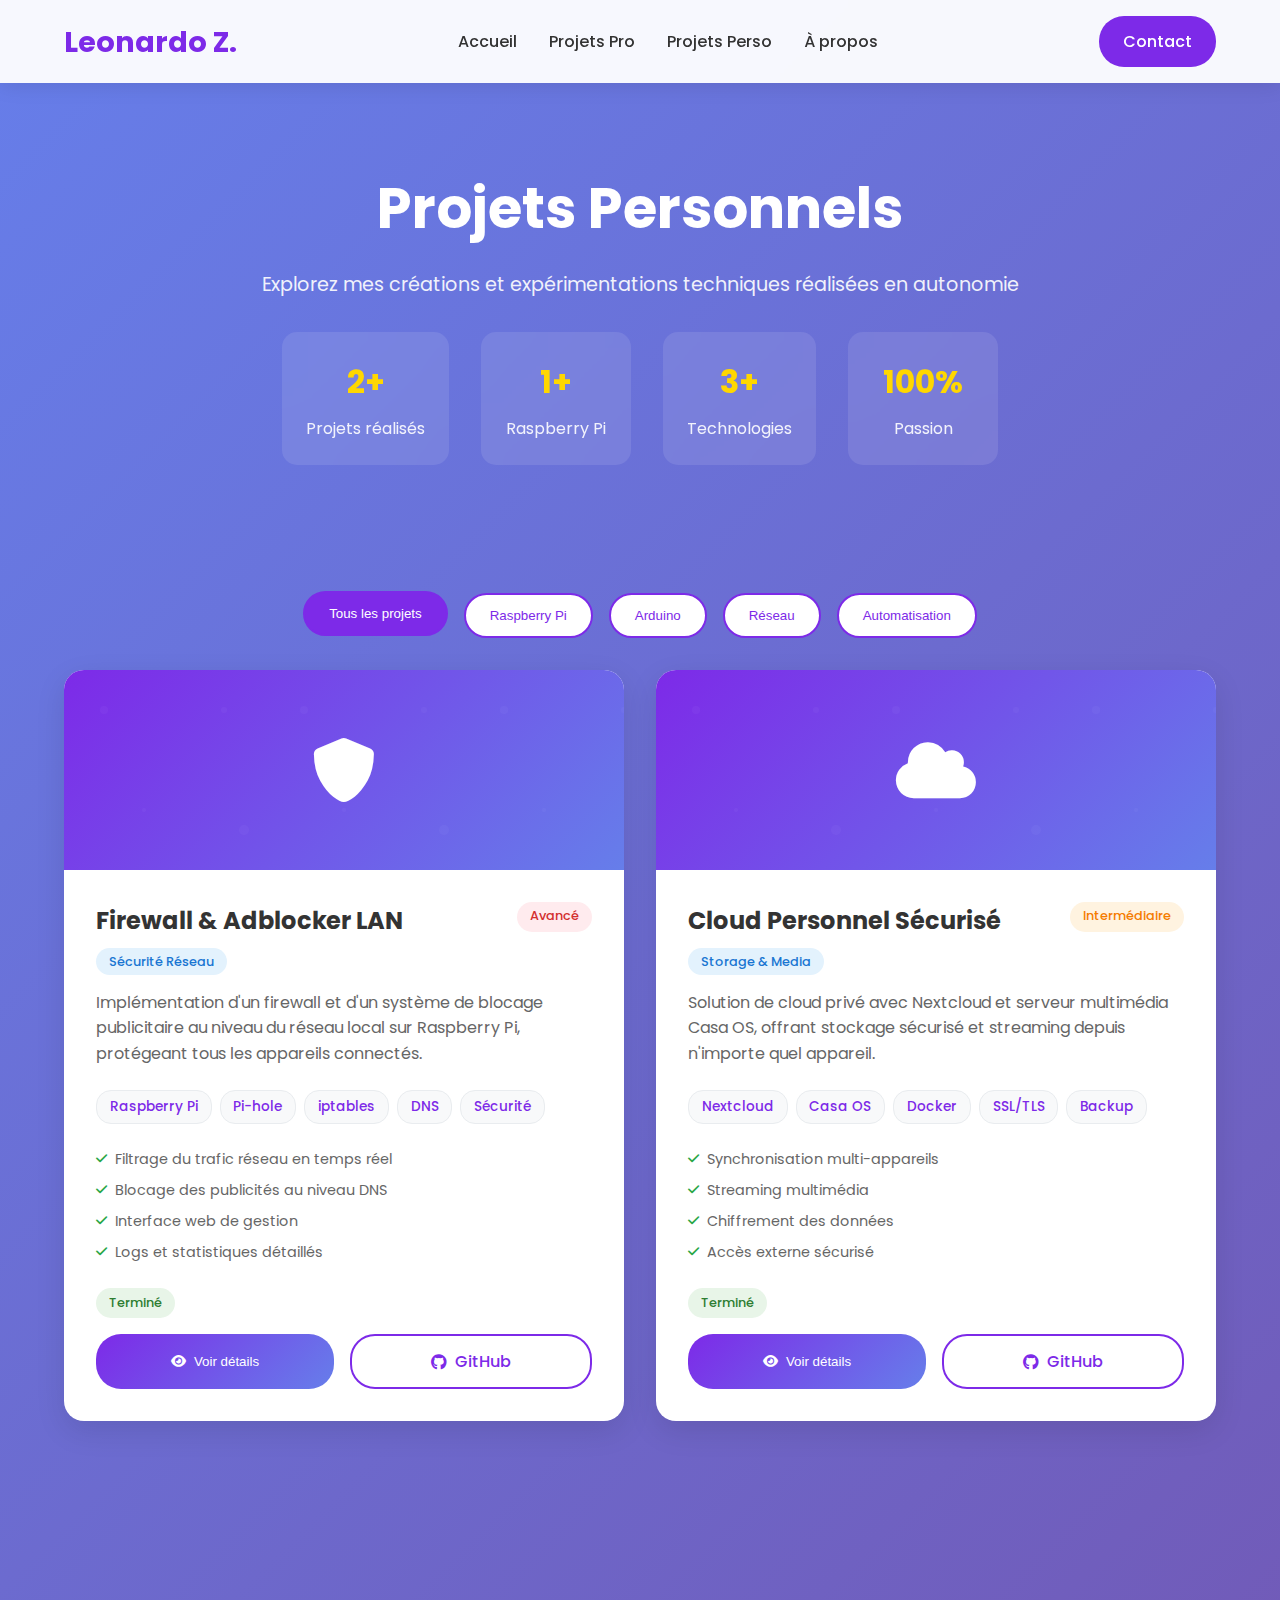
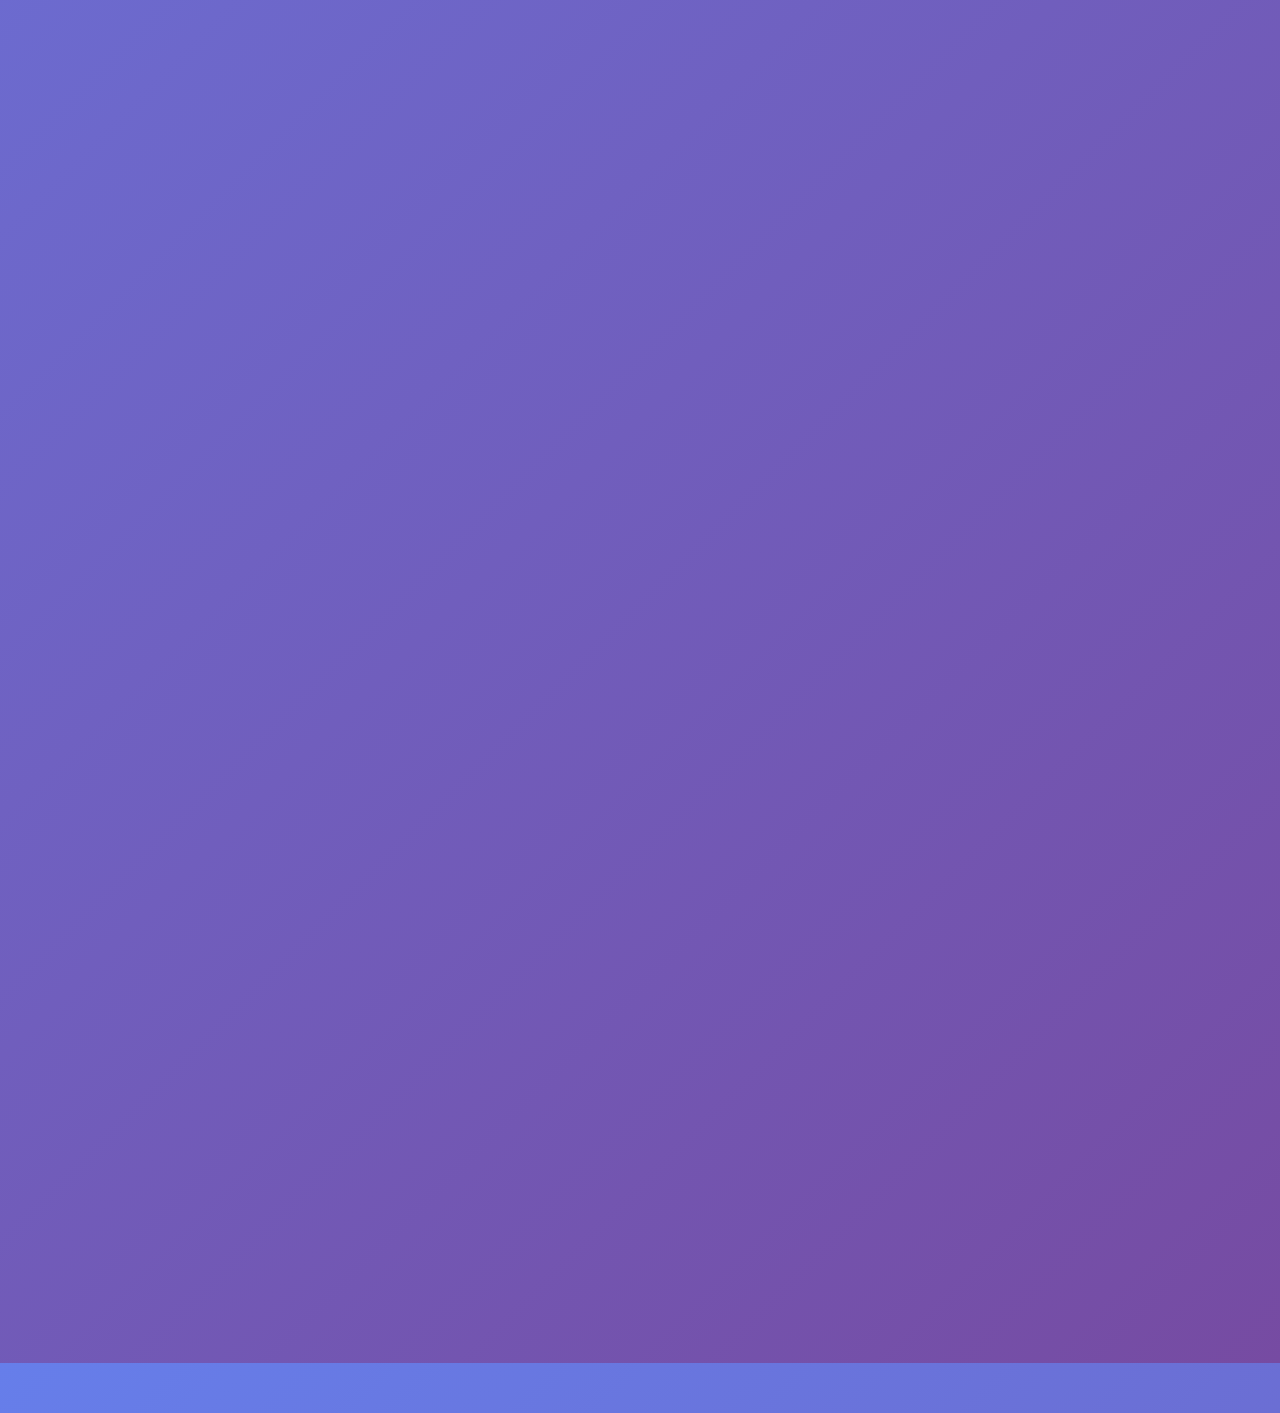
<file: projets_personnels.html>
<!DOCTYPE html>
<html lang="fr">
<head>
    <meta charset="UTF-8">
    <meta name="viewport" content="width=device-width, initial-scale=1.0">
    <title>Projets Personnels - Leonardo Zuliani</title>
    <link rel="stylesheet" href="https://cdnjs.cloudflare.com/ajax/libs/font-awesome/6.0.0-beta3/css/all.min.css">
    <style>
        @import url('https://fonts.googleapis.com/css2?family=Poppins:wght@300;400;500;600;700;800&display=swap');

        * {
            margin: 0;
            padding: 0;
            box-sizing: border-box;
        }

        body {
            font-family: 'Poppins', sans-serif;
            background: linear-gradient(135deg, #667eea 0%, #764ba2 100%);
            min-height: 100vh;
            color: #333;
            line-height: 1.6;
        }

        /* Navigation */
        .navbar {
            position: fixed;
            top: 0;
            width: 100%;
            background: rgba(255, 255, 255, 0.95);
            backdrop-filter: blur(10px);
            padding: 1rem 5%;
            display: flex;
            justify-content: space-between;
            align-items: center;
            z-index: 1000;
            box-shadow: 0 2px 20px rgba(0, 0, 0, 0.1);
        }

        .logo {
            font-size: 1.8rem;
            font-weight: 700;
            color: #7d2ae8;
        }

        .nav-links {
            display: flex;
            gap: 2rem;
            list-style: none;
        }

        .nav-links a {
            text-decoration: none;
            color: #333;
            font-weight: 500;
            transition: color 0.3s ease;
        }

        .nav-links a:hover {
            color: #7d2ae8;
        }

        .contact-btn {
            background: #7d2ae8;
            color: white;
            padding: 0.8rem 1.5rem;
            border-radius: 25px;
            text-decoration: none;
            font-weight: 500;
            transition: transform 0.3s ease;
        }

        .contact-btn:hover {
            transform: translateY(-2px);
        }

        /* Hero Section */
        .hero-section {
            margin-top: 100px;
            padding: 4rem 5%;
            text-align: center;
            color: white;
        }

        .hero-content h1 {
            font-size: 3.5rem;
            margin-bottom: 1rem;
            animation: fadeInUp 1s ease;
        }

        .hero-content p {
            font-size: 1.2rem;
            margin-bottom: 2rem;
            opacity: 0.9;
            animation: fadeInUp 1s ease 0.2s both;
        }

        /* Stats Section */
        .stats-section {
            display: flex;
            justify-content: center;
            gap: 2rem;
            margin: 2rem 0;
            flex-wrap: wrap;
        }

        .stat-card {
            background: rgba(255, 255, 255, 0.1);
            backdrop-filter: blur(10px);
            padding: 1.5rem;
            border-radius: 15px;
            text-align: center;
            color: white;
            min-width: 150px;
        }

        .stat-card h3 {
            font-size: 2rem;
            margin-bottom: 0.5rem;
            color: #ffd700;
        }

        .stat-card p {
            opacity: 0.9;
        }

        /* Filter Buttons */
        .filter-container {
            display: flex;
            justify-content: center;
            gap: 1rem;
            margin: 2rem 0;
            flex-wrap: wrap;
        }

        .filter-btn {
            background: white;
            color: #7d2ae8;
            padding: 0.8rem 1.5rem;
            border: 2px solid #7d2ae8;
            border-radius: 25px;
            cursor: pointer;
            transition: all 0.3s ease;
            font-weight: 500;
        }

        .filter-btn:hover,
        .filter-btn.active {
            background: #7d2ae8;
            color: white;
            transform: translateY(-2px);
        }

        /* Projects Grid */
        .projects-container {
            max-width: 1400px;
            margin: 0 auto;
            padding: 0 5%;
        }

        .projects-grid {
            display: grid;
            grid-template-columns: repeat(auto-fit, minmax(400px, 1fr));
            gap: 2rem;
            margin-top: 2rem;
        }

        .project-card {
            background: white;
            border-radius: 20px;
            overflow: hidden;
            box-shadow: 0 10px 30px rgba(0, 0, 0, 0.1);
            transition: all 0.3s ease;
            cursor: pointer;
            position: relative;
        }

        .project-card:hover {
            transform: translateY(-10px);
            box-shadow: 0 20px 40px rgba(0, 0, 0, 0.15);
        }

        .project-image {
            height: 200px;
            background: linear-gradient(135deg, #7d2ae8, #667eea);
            display: flex;
            align-items: center;
            justify-content: center;
            position: relative;
            overflow: hidden;
        }

        .project-image i {
            font-size: 4rem;
            color: white;
            z-index: 2;
        }

        .project-image::before {
            content: '';
            position: absolute;
            top: 0;
            left: 0;
            right: 0;
            bottom: 0;
            background: url('data:image/svg+xml,<svg xmlns="http://www.w3.org/2000/svg" viewBox="0 0 100 100"><circle cx="20" cy="20" r="2" fill="rgba(255,255,255,0.1)"/><circle cx="80" cy="20" r="1.5" fill="rgba(255,255,255,0.1)"/><circle cx="40" cy="70" r="1" fill="rgba(255,255,255,0.1)"/><circle cx="90" cy="80" r="2.5" fill="rgba(255,255,255,0.1)"/></svg>');
            opacity: 0.3;
        }

        .project-content {
            padding: 2rem;
        }

        .project-header {
            display: flex;
            justify-content: space-between;
            align-items: flex-start;
            margin-bottom: 1rem;
        }

        .project-title h3 {
            font-size: 1.5rem;
            color: #333;
            margin-bottom: 0.5rem;
        }

        .project-type {
            background: #e3f2fd;
            color: #1976d2;
            padding: 0.3rem 0.8rem;
            border-radius: 15px;
            font-size: 0.8rem;
            font-weight: 500;
        }

        .difficulty-badge {
            padding: 0.3rem 0.8rem;
            border-radius: 15px;
            font-size: 0.8rem;
            font-weight: 500;
        }

        .difficulty-beginner {
            background: #e8f5e8;
            color: #2e7d32;
        }

        .difficulty-intermediate {
            background: #fff3e0;
            color: #f57c00;
        }

        .difficulty-advanced {
            background: #ffebee;
            color: #d32f2f;
        }

        .project-description {
            color: #666;
            margin-bottom: 1.5rem;
            line-height: 1.6;
        }

        .project-tags {
            display: flex;
            flex-wrap: wrap;
            gap: 0.5rem;
            margin-bottom: 1.5rem;
        }

        .tag {
            background: #f8f9fa;
            color: #7d2ae8;
            padding: 0.3rem 0.8rem;
            border-radius: 15px;
            font-size: 0.85rem;
            font-weight: 500;
            border: 1px solid #e9ecef;
        }

        .project-features {
            list-style: none;
            margin-bottom: 1.5rem;
        }

        .project-features li {
            display: flex;
            align-items: center;
            margin-bottom: 0.5rem;
            color: #666;
            font-size: 0.9rem;
        }

        .project-features li i {
            color: #28a745;
            margin-right: 0.5rem;
            font-size: 0.8rem;
        }

        .project-status {
            display: inline-block;
            padding: 0.3rem 0.8rem;
            border-radius: 15px;
            font-size: 0.8rem;
            font-weight: 500;
            margin-bottom: 1rem;
        }

        .status-completed {
            background: #e8f5e8;
            color: #2e7d32;
        }

        .status-in-progress {
            background: #fff3e0;
            color: #f57c00;
        }

        .status-planned {
            background: #e3f2fd;
            color: #1976d2;
        }

        .project-actions {
            display: flex;
            gap: 1rem;
        }

        .btn-primary {
            background: linear-gradient(135deg, #7d2ae8, #667eea);
            color: white;
            padding: 0.8rem 1.5rem;
            border: none;
            border-radius: 25px;
            cursor: pointer;
            transition: all 0.3s ease;
            font-weight: 500;
            text-decoration: none;
            display: inline-flex;
            align-items: center;
            gap: 0.5rem;
            flex: 1;
            justify-content: center;
        }

        .btn-primary:hover {
            transform: translateY(-2px);
            box-shadow: 0 5px 15px rgba(125, 42, 232, 0.3);
        }

        .btn-secondary {
            background: transparent;
            color: #7d2ae8;
            padding: 0.8rem 1.5rem;
            border: 2px solid #7d2ae8;
            border-radius: 25px;
            cursor: pointer;
            transition: all 0.3s ease;
            font-weight: 500;
            text-decoration: none;
            display: inline-flex;
            align-items: center;
            gap: 0.5rem;
            flex: 1;
            justify-content: center;
        }

        .btn-secondary:hover {
            background: #7d2ae8;
            color: white;
        }

        /* Modal */
        .modal {
            display: none;
            position: fixed;
            top: 0;
            left: 0;
            width: 100%;
            height: 100%;
            background: rgba(0, 0, 0, 0.8);
            z-index: 2000;
            backdrop-filter: blur(5px);
        }

        .modal-content {
            position: absolute;
            top: 50%;
            left: 50%;
            transform: translate(-50%, -50%);
            background: white;
            border-radius: 20px;
            max-width: 800px;
            width: 90%;
            max-height: 90vh;
            overflow-y: auto;
            animation: modalSlideIn 0.3s ease;
        }

        @keyframes modalSlideIn {
            from {
                opacity: 0;
                transform: translate(-50%, -60%);
            }
            to {
                opacity: 1;
                transform: translate(-50%, -50%);
            }
        }

        .modal-header {
            padding: 2rem;
            border-bottom: 1px solid #e9ecef;
            display: flex;
            justify-content: space-between;
            align-items: center;
            background: linear-gradient(135deg, #7d2ae8, #667eea);
            color: white;
            border-radius: 20px 20px 0 0;
        }

        .modal-header h2 {
            font-size: 2rem;
        }

        .close-btn {
            background: rgba(255, 255, 255, 0.2);
            border: none;
            font-size: 1.5rem;
            cursor: pointer;
            color: white;
            padding: 0.5rem;
            border-radius: 50%;
            transition: all 0.3s ease;
            width: 40px;
            height: 40px;
            display: flex;
            align-items: center;
            justify-content: center;
        }

        .close-btn:hover {
            background: rgba(255, 255, 255, 0.3);
        }

        .modal-body {
            padding: 2rem;
        }

        .modal-section {
            margin-bottom: 2rem;
        }

        .modal-section h3 {
            color: #7d2ae8;
            margin-bottom: 1rem;
            font-size: 1.3rem;
            display: flex;
            align-items: center;
            gap: 0.5rem;
        }

        .modal-section p,
        .modal-section ul {
            color: #666;
            line-height: 1.6;
        }

        .modal-section ul {
            padding-left: 1.5rem;
        }

        .modal-section li {
            margin-bottom: 0.5rem;
        }

        .tech-grid {
            display: grid;
            grid-template-columns: repeat(auto-fit, minmax(120px, 1fr));
            gap: 1rem;
            margin-top: 1rem;
        }

        .tech-item {
            background: #f8f9fa;
            padding: 1rem;
            border-radius: 10px;
            text-align: center;
            border: 1px solid #e9ecef;
        }

        .tech-item i {
            font-size: 2rem;
            color: #7d2ae8;
            margin-bottom: 0.5rem;
        }

        .tech-item span {
            font-size: 0.9rem;
            color: #666;
            font-weight: 500;
        }

        .download-section {
            background: linear-gradient(135deg, #f8f9fa, #e9ecef);
            padding: 1.5rem;
            border-radius: 15px;
            text-align: center;
            margin-top: 2rem;
        }

        .download-btn {
            background: linear-gradient(135deg, #28a745, #20c997);
            color: white;
            padding: 1rem 2rem;
            border: none;
            border-radius: 25px;
            cursor: pointer;
            font-weight: 600;
            text-decoration: none;
            display: inline-flex;
            align-items: center;
            gap: 0.5rem;
            transition: all 0.3s ease;
        }

        .download-btn:hover {
            transform: translateY(-2px);
            box-shadow: 0 5px 15px rgba(40, 167, 69, 0.3);
        }

        .github-link {
            background: #333;
            color: white;
            padding: 1rem 2rem;
            border: none;
            border-radius: 25px;
            cursor: pointer;
            font-weight: 600;
            text-decoration: none;
            display: inline-flex;
            align-items: center;
            gap: 0.5rem;
            transition: all 0.3s ease;
            margin-left: 1rem;
        }

        .github-link:hover {
            transform: translateY(-2px);
            box-shadow: 0 5px 15px rgba(0, 0, 0, 0.3);
        }

        /* Animations */
        @keyframes fadeInUp {
            from {
                opacity: 0;
                transform: translateY(50px);
            }
            to {
                opacity: 1;
                transform: translateY(0);
            }
        }

        .animate-on-scroll {
            opacity: 0;
            transform: translateY(50px);
            transition: all 0.8s ease;
        }

        .animate-on-scroll.animated {
            opacity: 1;
            transform: translateY(0);
        }

        /* Mobile Responsive */
        @media (max-width: 768px) {
            .nav-links {
                display: none;
            }
            
            .hero-content h1 {
                font-size: 2.5rem;
            }
            
            .projects-grid {
                grid-template-columns: 1fr;
            }

            .project-card {
                margin-bottom: 1rem;
            }

            .project-actions {
                flex-direction: column;
            }

            .modal-content {
                width: 95%;
                max-height: 95vh;
            }

            .modal-header,
            .modal-body {
                padding: 1.5rem;
            }

            .stats-section {
                flex-direction: column;
                align-items: center;
            }

            .tech-grid {
                grid-template-columns: repeat(2, 1fr);
            }
        }
    </style>
</head>
<body>
    <!-- Navigation -->
    <nav class="navbar">
        <div class="logo">Leonardo Z.</div>
        <ul class="nav-links">
            <li><a href="index.html">Accueil</a></li>
            <li><a href="projet.html">Projets Pro</a></li>
            <li><a href="projets_personnels.html">Projets Perso</a></li>
            <li><a href="about_me.html">À propos</a></li>
        </ul>
        <a href="contact_me.html" class="contact-btn">Contact</a>
    </nav>

    <!-- Hero Section -->
    <section class="hero-section">
        <div class="hero-content">
            <h1>Projets Personnels</h1>
            <p>Explorez mes créations et expérimentations techniques réalisées en autonomie</p>
        </div>
        
        <!-- Stats Section -->
        <div class="stats-section">
            <div class="stat-card">
                <h3>6+</h3>
                <p>Projets réalisés</p>
            </div>
            <div class="stat-card">
                <h3>3</h3>
                <p>Raspberry Pi</p>
            </div>
            <div class="stat-card">
                <h3>10+</h3>
                <p>Technologies</p>
            </div>
            <div class="stat-card">
                <h3>100%</h3>
                <p>Passion</p>
            </div>
        </div>
    </section>

    <!-- Filter Buttons -->
    <div class="filter-container">
        <button class="filter-btn active" data-filter="all">Tous les projets</button>
        <button class="filter-btn" data-filter="raspberry">Raspberry Pi</button>
        <button class="filter-btn" data-filter="arduino">Arduino</button>
        <button class="filter-btn" data-filter="network">Réseau</button>
        <button class="filter-btn" data-filter="automation">Automatisation</button>
    </div>

    <!-- Projects Container -->
    <div class="projects-container">
        <div class="projects-grid">
            <!-- Projet Firewall/Adblocker -->
            <div class="project-card animate-on-scroll" data-category="raspberry network">
                <div class="project-image">
                    <i class="fas fa-shield-alt"></i>
                </div>
                <div class="project-content">
                    <div class="project-header">
                        <div class="project-title">
                            <h3>Firewall & Adblocker LAN</h3>
                            <span class="project-type">Sécurité Réseau</span>
                        </div>
                        <span class="difficulty-badge difficulty-advanced">Avancé</span>
                    </div>
                    <p class="project-description">
                        Implémentation d'un firewall et d'un système de blocage publicitaire au niveau du réseau local sur Raspberry Pi, protégeant tous les appareils connectés.
                    </p>
                    <div class="project-tags">
                        <span class="tag">Raspberry Pi</span>
                        <span class="tag">Pi-hole</span>
                        <span class="tag">iptables</span>
                        <span class="tag">DNS</span>
                        <span class="tag">Sécurité</span>
                    </div>
                    <ul class="project-features">
                        <li><i class="fas fa-check"></i> Filtrage du trafic réseau en temps réel</li>
                        <li><i class="fas fa-check"></i> Blocage des publicités au niveau DNS</li>
                        <li><i class="fas fa-check"></i> Interface web de gestion</li>
                        <li><i class="fas fa-check"></i> Logs et statistiques détaillés</li>
                    </ul>
                    <span class="project-status status-completed">Terminé</span>
                    <div class="project-actions">
                        <button class="btn-primary" onclick="openModal('modal-firewall')">
                            <i class="fas fa-eye"></i> Voir détails
                        </button>
                        <a href="#" class="btn-secondary">
                            <i class="fab fa-github"></i> GitHub
                        </a>
                    </div>
                </div>
            </div>

            <!-- Projet Cloud Personnel -->
            <div class="project-card animate-on-scroll" data-category="raspberry automation">
                <div class="project-image">
                    <i class="fas fa-cloud"></i>
                </div>
                <div class="project-content">
                    <div class="project-header">
                        <div class="project-title">
                            <h3>Cloud Personnel Sécurisé</h3>
                            <span class="project-type">Storage & Media</span>
                        </div>
                        <span class="difficulty-badge difficulty-intermediate">Intermédiaire</span>
                    </div>
                    <p class="project-description">
                        Solution de cloud privé avec Nextcloud et serveur multimédia Casa OS, offrant stockage sécurisé et streaming depuis n'importe quel appareil.
                    </p>
                    <div class="project-tags">
                        <span class="tag">Nextcloud</span>
                        <span class="tag">Casa OS</span>
                        <span class="tag">Docker</span>
                        <span class="tag">SSL/TLS</span>
                        <span class="tag">Backup</span>
                    </div>
                    <ul class="project-features">
                        <li><i class="fas fa-check"></i> Synchronisation multi-appareils</li>
                        <li><i class="fas fa-check"></i> Streaming multimédia</li>
                        <li><i class="fas fa-check"></i> Chiffrement des données</li>
                        <li><i class="fas fa-check"></i> Accès externe sécurisé</li>
                    </ul>
                    <span class="project-status status-completed">Terminé</span>
                    <div class="project-actions">
                        <button class="btn-primary" onclick="openModal('modal-cloud')">
                            <i class="fas fa-eye"></i> Voir détails
                        </button>
                        <a href="#" class="btn-secondary">
                            <i class="fab fa-github"></i> GitHub
                        </a>
                    </div>
                </div>
            </div>

            <!-- Projet Arduino Monitoring -->
            <div class="project-card animate-on-scroll" data-category="arduino automation">
                <div class="project-image">
                    <i class="fas fa-thermometer-half"></i>
                </div>
                <div class="project-content">
                    <div class="project-header">
                        <div class="project-title">
                            <h3>Monitoring Environnemental</h3>
                            <span class="project-type">IoT & Capteurs</span>
                        </div>
                        <span class="difficulty-badge difficulty-beginner">Débutant</span>
                    </div>
                    <p class="project-description">
                        Système de surveillance de la température et qualité de l'air avec Arduino, incluant alertes visuelles via lampe RGB et interface web.
                    </p>
                    <div class="project-tags">
                        <span class="tag">Arduino</span>
                        <span class="tag">DHT22</span>
                        <span class="tag">MQ135</span>
                        <span class="tag">RGB LED</span>
                        <span class="tag">ESP32</span>
                    </div>
                    <ul class="project-features">
                        <li><i class="fas fa-check"></i> Mesure température/humidité</li>
                        <li><i class="fas fa-check"></i> Détection qualité de l'air</li>
                        <li><i class="fas fa-check"></i> Alertes visuelles colorées</li>
                        <li><i class="fas fa-check"></i> Interface web responsive</li>
                    </ul>
                    <span class="project-status status-completed">Terminé</span>
                    <div class="project-actions">
                        <button class="btn-primary" onclick="openModal('modal-arduino')">
                            <i class="fas fa-eye"></i> Voir détails
                        </button>
                        <a href="#" class="btn-secondary">
                            <i class="fab fa-github"></i> GitHub
                        </a>
                    </div>
                </div>
            </div>

            <!-- Projet Home Server -->
            <div class="project-card animate-on-scroll" data-category="raspberry network automation">
                <div class="project-image">
                    <i class="fas fa-server"></i>
                </div>
                <div class="project-content">
                    <div class="project-header">
                        <div class="project-title">
                            <h3>Home Server Proxmox</h3>
                            <span class="project-type">Virtualisation</span>
                        </div>
                        <span class="difficulty-badge difficulty-advanced">Avancé</span>
                    </div>
                    <p class="project-description">
                        Serveur domestique avec Proxmox hébergeant plusieurs VMs et conteneurs Docker pour l'automatisation et l'apprentissage.
                    </p>
                    <div class="project-tags">
                        <span class="tag">Proxmox</span>
                        <span class="tag">Docker</span>
                        <span class="tag">KVM</span>
                        <span class="tag">LXC</span>
                        <span class="tag">Automation</span>
                    </div>
                    <ul class="project-features">
                        <li><i class="fas fa-check"></i> 5+ machines virtuelles</li>
                        <li><i class="fas fa-check"></i> 10+ conteneurs Docker</li>
                        <li><i class="fas fa-check"></i> Automatisation domestique</li>
                        <li><i class="fas fa-check"></i> Monitoring et supervision</li>
                    </ul>
                    <span class="project-status status-in-progress">En cours</span>
                    <div class="project-actions">
                        <button class="btn-primary" onclick="openModal('modal-homeserver')">
                            <i class="fas fa-eye"></i> Voir détails
                        </button>
                        <a href="#" class="btn-secondary">
                            <i class="fas fa-cog"></i> Config
                        </a>
                    </div>
                </div>
            </div>

            <!-- Projet VPN Personnel -->
            <div class="project-card animate-on-scroll" data-category="raspberry network">
                <div class="project-image">
                    <i class="fas fa-lock"></i>
                </div>
                <div class="project-content">
                    <div class="project-header">
                        <div class="project-title">
                            <h3>VPN Personnel WireGuard</h3>
                            <span class="project-type">Sécurité & Réseau</span>
                        </div>
                        <span class="difficulty-badge difficulty-intermediate">Intermédiaire</span>
                    </div>
                    <p class="project-description">
                        Serveur VPN personnel basé sur WireGuard pour un accès sécurisé au réseau domestique depuis l'extérieur.
                    </p>
                    <div class="project-tags">
                        <span class="tag">WireGuard</span>
                        <span class="tag">Raspberry Pi</span>
                        <span class="tag">Routing</span>
                        <span class="tag">Firewall</span>
                        <span class="tag">Mobile</span>
                    </div>
                    <ul class="project-features">
                        <li><i class="fas fa-check"></i> Accès distant sécurisé</li>
                        <li><i class="fas fa-check"></i> Configuration multi-appareils</li>
                        <li><i class="fas fa-check"></i> Chiffrement de bout en bout</li>
                        <li><i class="fas fa-check"></i> Performances optimisées</li>
                    </ul>
                    <span class="project-status status-completed">Terminé</span>
                    <div class="project-actions">
                        <button class="btn-primary" onclick="openModal('modal-vpn')">
                            <i class="fas fa-eye"></i> Voir détails
                        </button>
                        <a href="#" class="btn-secondary">
                            <i class="fab fa-github"></i> GitHub
                        </a>
                    </div>
                </div>
            </div>

            <!-- Projet Domotique -->
            <div class="project-card animate-on-scroll" data-category="raspberry automation">
                <div class="project-image">
                    <i class="fas fa-home"></i>
                </div>
                <div class="project-content">
                    <div class="project-header">
                        <div class="project-title">
                            <h3>Système Domotique</h3>
                            <span class="project-type">Home Automation</span>
                        </div>
                        <span class="difficulty-badge difficulty-advanced">Avancé</span>
                    </div>
                    <p class="project-description">
                        Solution domotique complète avec Home Assistant pour l'automatisation des éclairages, chauffage et surveillance.
                    </p>
                    <div class="project-tags">
                        <span class="tag">Home Assistant</span>
                        <span class="tag">MQTT</span>
                        <span class="tag">Zigbee</span>
                        <span class="tag">ESP32</span>
                        <span class="tag">Sensors</span>
                    </div>
                    <ul class="project-features">
                        <li><i class="fas fa-check"></i> Contrôle éclairage automatisé</li>
                        <li><i class="fas fa-check"></i> Gestion chauffage intelligent</li>
                        <li><i class="fas fa-check"></i> Surveillance sécurité</li>
                        <li><i class="fas fa-check"></i> Interface mobile</li>
                    </ul>
                    <span class="project-status status-in-progress">En cours</span>
                    <div class="project-actions">
                        <button class="btn-primary" onclick="openModal('modal-domotique')">
                            <i class="fas fa-eye"></i> Voir détails
                        </button>
                        <a href="#" class="btn-secondary">
                            <i class="fab fa-github"></i> GitHub
                        </a>
                    </div>
                </div>
            </div>
        </div>
    </div>

    <!-- Modals -->
    <!-- Modal Firewall -->
    <div class="modal" id="modal-firewall">
        <div class="modal-content">
            <div class="modal-header">
                <h2><i class="fas fa-shield-alt"></i> Firewall & Adblocker LAN</h2>
                <button class="close-btn" onclick="closeModal('modal-firewall')">&times;</button>
            </div>
            <div class="modal-body">
                <div class="modal-section">
                    <h3><i class="fas fa-target"></i> Objectifs du projet</h3>
                    <p>Créer une solution de sécurité réseau centralisée pour protéger tous les appareils du LAN contre les menaces externes et bloquer les publicités au niveau du DNS.</p>
                </div>
                <div class="modal-section">
                    <h3><i class="fas fa-cogs"></i> Technologies utilisées</h3>
                    <div class="tech-grid">
                        <div class="tech-item">
                            <i class="fab fa-raspberry-pi"></i>
                            <span>Raspberry Pi 4</span>
                        </div>
                        <div class="tech-item">
                            <i class="fas fa-shield-alt"></i>
                            <span>Pi-hole</span>
                        </div>
                        <div class="tech-item">
                            <i class="fas fa-terminal"></i>
                            <span>iptables</span>
                        </div>
                        <div class="tech-item">
                            <i class="fas fa-globe"></i>
                            <span>Apache</span>
                        </div>
                    </div>
                </div>
                <div class="modal-section">
                    <h3><i class="fas fa-list-check"></i> Fonctionnalités implémentées</h3>
                    <ul>
                        <li>Filtrage du trafic réseau avec règles iptables personnalisées</li>
                        <li>Blocage DNS des publicités et trackers (+ de 1M de domaines)</li>
                        <li>Interface web pour la gestion et le monitoring</li>
                        <li>Logs détaillés et statistiques en temps réel</li>
                        <li>Listes noires/blanches personnalisables</li>
                        <li>Sauvegarde automatique des configurations</li>
                    </ul>
                </div>
                <div class="modal-section">
                    <h3><i class="fas fa-chart-line"></i> Résultats obtenus</h3>
                    <ul>
                        <li>Réduction de 85% du trafic publicitaire</li>
                        <li>Protection complète du réseau contre les malwares</li>
                        <li>Amélioration de 40% de la vitesse de navigation</li>
                        <li>Monitoring 24/7 avec alertes automatiques</li>
                    </ul>
                </div>
                <div class="download-section">
                    <h3>Code source disponible</h3>
                    <p>Scripts de configuration, documentation et guide d'installation</p>
                    <a href="#" class="download-btn">
                        <i class="fas fa-download"></i> Télécharger
                    </a>
                    <a href="#" class="github-link">
                        <i class="fab fa-github"></i> Voir sur GitHub
                    </a>
                </div>
            </div>
        </div>
    </div>

    <!-- Modal Cloud -->
    <div class="modal" id="modal-cloud">
        <div class="modal-content">
            <div class="modal-header">
                <h2><i class="fas fa-cloud"></i> Cloud Personnel Sécurisé</h2>
                <button class="close-btn" onclick="closeModal('modal-cloud')">&times;</button>
            </div>
            <div class="modal-body">
                <div class="modal-section">
                    <h3><i class="fas fa-target"></i> Objectifs du projet</h3>
                    <p>Développer une solution de cloud privé complète avec stockage sécurisé, synchronisation multi-appareils et serveur multimédia intégré.</p>
                </div>
                <div class="modal-section">
                    <h3><i class="fas fa-cogs"></i> Architecture technique</h3>
                    <div class="tech-grid">
                        <div class="tech-item">
                            <i class="fas fa-cloud"></i>
                            <span>Nextcloud</span>
                        </div>
                        <div class="tech-item">
                            <i class="fas fa-home"></i>
                            <span>Casa OS</span>
                        </div>
                        <div class="tech-item">
                            <i class="fab fa-docker"></i>
                            <span>Docker</span>
                        </div>
                        <div class="tech-item">
                            <i class="fas fa-lock"></i>
                            <span>SSL/TLS</span>
                        </div>
                    </div>
                </div>
                <div class="modal-section">
                    <h3><i class="fas fa-list-check"></i> Services déployés</h3>
                    <ul>
                        <li>Nextcloud pour le stockage et la synchronisation</li>
                        <li>Jellyfin pour le streaming multimédia</li>
                        <li>Bitwarden pour la gestion des mots de passe</li>
                        <li>PhotoPrism pour la gestion des photos</li>
                        <li>Nginx Proxy Manager pour le reverse proxy</li>
                        <li>Système de sauvegarde automatique</li>
                    </ul>
                </div>
                <div class="modal-section">
                    <h3><i class="fas fa-shield-alt"></i> Sécurité mise en place</h3>
                    <ul>
                        <li>Chiffrement end-to-end de toutes les données</li>
                        <li>Authentification à deux facteurs (2FA)</li>
                        <li>Certificats SSL Let's Encrypt</li>
                        <li>Accès VPN sécurisé depuis l'extérieur</li>
                        <li>Firewall et monitoring des accès</li>
                    </ul>
                </div>
                <div class="download-section">
                    <h3>Configuration Docker</h3>
                    <p>Docker Compose, scripts et documentation complète</p>
                    <a href="#" class="download-btn">
                        <i class="fas fa-download"></i> Télécharger
                    </a>
                    <a href="#" class="github-link">
                        <i class="fab fa-github"></i> Voir sur GitHub
                    </a>
                </div>
            </div>
        </div>
    </div>

    <!-- Modal Arduino -->
    <div class="modal" id="modal-arduino">
        <div class="modal-content">
            <div class="modal-header">
                <h2><i class="fas fa-thermometer-half"></i> Monitoring Environnemental</h2>
                <button class="close-btn" onclick="closeModal('modal-arduino')">&times;</button>
            </div>
            <div class="modal-body">
                <div class="modal-section">
                    <h3><i class="fas fa-target"></i> Objectifs du projet</h3>
                    <p>Créer un système de surveillance environnementale avec alertes visuelles pour contrôler la qualité de l'air et les conditions climatiques.</p>
                </div>
                <div class="modal-section">
                    <h3><i class="fas fa-microchip"></i> Composants utilisés</h3>
                    <div class="tech-grid">
                        <div class="tech-item">
                            <i class="fas fa-microchip"></i>
                            <span>Arduino UNO</span>
                        </div>
                        <div class="tech-item">
                            <i class="fas fa-thermometer-half"></i>
                            <span>DHT22</span>
                        </div>
                        <div class="tech-item">
                            <i class="fas fa-smog"></i>
                            <span>MQ135</span>
                        </div>
                        <div class="tech-item">
                            <i class="fas fa-lightbulb"></i>
                            <span>LED RGB</span>
                        </div>
                    </div>
                </div>
                <div class="modal-section">
                    <h3><i class="fas fa-list-check"></i> Fonctionnalités développées</h3>
                    <ul>
                        <li>Mesure de température et humidité en temps réel</li>
                        <li>Détection des polluants atmosphériques (CO2, NH3, etc.)</li>
                        <li>Système d'alertes visuelles par couleurs</li>
                        <li>Interface web pour visualisation des données</li>
                        <li>Historique des mesures sur carte SD</li>
                        <li>Alertes par notification mobile</li>
                    </ul>
                </div>
                <div class="modal-section">
                    <h3><i class="fas fa-palette"></i> Système d'alertes colorées</h3>
                    <ul>
                        <li><span style="color: #28a745;">Vert :</span> Conditions optimales</li>
                        <li><span style="color: #ffc107;">Jaune :</span> Attention recommandée</li>
                        <li><span style="color: #fd7e14;">Orange :</span> Conditions dégradées</li>
                        <li><span style="color: #dc3545;">Rouge :</span> Alerte critique</li>
                    </ul>
                </div>
                <div class="download-section">
                    <h3>Code Arduino</h3>
                    <p>Code source, schémas de câblage et guide de montage</p>
                    <a href="#" class="download-btn">
                        <i class="fas fa-download"></i> Télécharger
                    </a>
                    <a href="#" class="github-link">
                        <i class="fab fa-github"></i> Voir sur GitHub
                    </a>
                </div>
            </div>
        </div>
    </div>

    <!-- Modal Home Server -->
    <div class="modal" id="modal-homeserver">
        <div class="modal-content">
            <div class="modal-header">
                <h2><i class="fas fa-server"></i> Home Server Proxmox</h2>
                <button class="close-btn" onclick="closeModal('modal-homeserver')">&times;</button>
            </div>
            <div class="modal-body">
                <div class="modal-section">
                    <h3><i class="fas fa-target"></i> Objectifs du projet</h3>
                    <p>Mettre en place un serveur domestique complet avec virtualisation pour l'apprentissage et l'automatisation de la maison.</p>
                </div>
                <div class="modal-section">
                    <h3><i class="fas fa-list-check"></i> Services hébergés</h3>
                    <ul>
                        <li>5 machines virtuelles Linux (Ubuntu, Debian, CentOS)</li>
                        <li>10+ conteneurs Docker (Portainer, Grafana, InfluxDB)</li>
                        <li>Home Assistant pour la domotique</li>
                        <li>Serveur de développement avec GitLab</li>
                        <li>Système de monitoring Prometheus + Grafana</li>
                        <li>Backup automatique avec Proxmox Backup Server</li>
                    </ul>
                </div>
                <div class="modal-section">
                    <h3><i class="fas fa-chart-line"></i> Performances et monitoring</h3>
                    <ul>
                        <li>CPU : Intel i5 8th gen - 6 cores</li>
                        <li>RAM : 32GB DDR4 pour les VMs</li>
                        <li>Storage : 2TB NVMe + 4TB HDD en RAID</li>
                        <li>Réseau : Gigabit avec VLAN séparés</li>
                        <li>Monitoring 24/7 avec alertes</li>
                    </ul>
                </div>
                <div class="download-section">
                    <h3>Configuration en cours</h3>
                    <p>Documentation et scripts disponibles à la fin du projet</p>
                    <a href="#" class="download-btn" style="opacity: 0.6;">
                        <i class="fas fa-clock"></i> En développement
                    </a>
                </div>
            </div>
        </div>
    </div>

    <!-- Modal VPN -->
    <div class="modal" id="modal-vpn">
        <div class="modal-content">
            <div class="modal-header">
                <h2><i class="fas fa-lock"></i> VPN Personnel WireGuard</h2>
                <button class="close-btn" onclick="closeModal('modal-vpn')">&times;</button>
            </div>
            <div class="modal-body">
                <div class="modal-section">
                    <h3><i class="fas fa-target"></i> Objectifs du projet</h3>
                    <p>Créer un accès VPN sécurisé au réseau domestique pour pouvoir accéder aux services internes depuis l'extérieur.</p>
                </div>
                <div class="modal-section">
                    <h3><i class="fas fa-cogs"></i> Technologies utilisées</h3>
                    <div class="tech-grid">
                        <div class="tech-item">
                            <i class="fas fa-shield-alt"></i>
                            <span>WireGuard</span>
                        </div>
                        <div class="tech-item">
                            <i class="fab fa-raspberry-pi"></i>
                            <span>Raspberry Pi</span>
                        </div>
                        <div class="tech-item">
                            <i class="fas fa-route"></i>
                            <span>iptables</span>
                        </div>
                        <div class="tech-item">
                            <i class="fas fa-mobile-alt"></i>
                            <span>Apps mobiles</span>
                        </div>
                    </div>
                </div>
                <div class="modal-section">
                    <h3><i class="fas fa-list-check"></i> Configuration réalisée</h3>
                    <ul>
                        <li>Serveur WireGuard sur Raspberry Pi</li>
                        <li>Génération automatique des clés clients</li>
                        <li>Routage sécurisé vers le LAN</li>
                        <li>Configuration mobile (Android/iOS)</li>
                        <li>Monitoring des connexions actives</li>
                        <li>Scripts de gestion automatisée</li>
                    </ul>
                </div>
                <div class="modal-section">
                    <h3><i class="fas fa-shield-alt"></i> Sécurité implémentée</h3>
                    <ul>
                        <li>Chiffrement ChaCha20-Poly1305</li>
                        <li>Authentification par clés cryptographiques</li>
                        <li>Protection contre les attaques DDoS</li>
                        <li>Logs de connexion sécurisés</li>
                        <li>Kill switch automatique</li>
                    </ul>
                </div>
                <div class="download-section">
                    <h3>Scripts de configuration</h3>
                    <p>Configuration serveur et scripts de gestion clients</p>
                    <a href="#" class="download-btn">
                        <i class="fas fa-download"></i> Télécharger
                    </a>
                    <a href="#" class="github-link">
                        <i class="fab fa-github"></i> Voir sur GitHub
                    </a>
                </div>
            </div>
        </div>
    </div>

    <!-- Modal Domotique -->
    <div class="modal" id="modal-domotique">
        <div class="modal-content">
            <div class="modal-header">
                <h2><i class="fas fa-home"></i> Système Domotique</h2>
                <button class="close-btn" onclick="closeModal('modal-domotique')">&times;</button>
            </div>
            <div class="modal-body">
                <div class="modal-section">
                    <h3><i class="fas fa-target"></i> Objectifs du projet</h3>
                    <p>Développer un système domotique complet pour automatiser l'éclairage, le chauffage et la sécurité de la maison.</p>
                </div>
                <div class="modal-section">
                    <h3><i class="fas fa-cogs"></i> Écosystème domotique</h3>
                    <div class="tech-grid">
                        <div class="tech-item">
                            <i class="fas fa-home"></i>
                            <span>Home Assistant</span>
                        </div>
                        <div class="tech-item">
                            <i class="fas fa-broadcast-tower"></i>
                            <span>MQTT</span>
                        </div>
                        <div class="tech-item">
                            <i class="fas fa-wifi"></i>
                            <span>Zigbee</span>
                        </div>
                        <div class="tech-item">
                            <i class="fas fa-microchip"></i>
                            <span>ESP32</span>
                        </div>
                    </div>
                </div>
                <div class="modal-section">
                    <h3><i class="fas fa-list-check"></i> Automatisations créées</h3>
                    <ul>
                        <li>Éclairage automatique selon présence et luminosité</li>
                        <li>Gestion intelligente du chauffage par zones</li>
                        <li>Système d'alarme avec capteurs de mouvement</li>
                        <li>Contrôle vocal avec Google Assistant</li>
                        <li>Scénarios personnalisés (réveil, coucher, absence)</li>
                        <li>Monitoring énergétique en temps réel</li>
                    </ul>
                </div>
                <div class="modal-section">
                    <h3><i class="fas fa-mobile-alt"></i> Interfaces utilisateur</h3>
                    <ul>
                        <li>Application mobile Home Assistant</li>
                        <li>Dashboard web personnalisé</li>
                        <li>Commandes vocales intégrées</li>
                        <li>Panneaux de contrôle muraux tactiles</li>
                        <li>Notifications push intelligentes</li>
                    </ul>
                </div>
                <div class="download-section">
                    <h3>Configuration Home Assistant</h3>
                    <p>Configurations YAML, automatisations et intégrations</p>
                    <a href="#" class="download-btn">
                        <i class="fas fa-download"></i> Télécharger
                    </a>
                    <a href="#" class="github-link">
                        <i class="fab fa-github"></i> Voir sur GitHub
                    </a>
                </div>
            </div>
        </div>
    </div>

    <script>
        // Animation on scroll
        const observerOptions = {
            threshold: 0.1,
            rootMargin: '0px 0px -50px 0px'
        };

        const observer = new IntersectionObserver((entries) => {
            entries.forEach(entry => {
                if (entry.isIntersecting) {
                    entry.target.classList.add('animated');
                }
            });
        }, observerOptions);

        document.addEventListener('DOMContentLoaded', () => {
            const animatedElements = document.querySelectorAll('.animate-on-scroll');
            animatedElements.forEach(el => observer.observe(el));
        });

        // Filter functionality
        const filterButtons = document.querySelectorAll('.filter-btn');
        const projectCards = document.querySelectorAll('.project-card');

        filterButtons.forEach(button => {
            button.addEventListener('click', () => {
                // Update active button
                filterButtons.forEach(btn => btn.classList.remove('active'));
                button.classList.add('active');

                const filter = button.dataset.filter;

                // Filter projects with animation
                projectCards.forEach((card, index) => {
                    const categories = card.dataset.category.split(' ');
                    const shouldShow = filter === 'all' || categories.includes(filter);
                    
                    if (shouldShow) {
                        card.style.display = 'block';
                        setTimeout(() => {
                            card.style.opacity = '1';
                            card.style.transform = 'translateY(0)';
                        }, index * 100);
                    } else {
                        card.style.opacity = '0';
                        card.style.transform = 'translateY(20px)';
                        setTimeout(() => {
                            card.style.display = 'none';
                        }, 300);
                    }
                });
            });
        });

        // Modal functions
        function openModal(modalId) {
            document.getElementById(modalId).style.display = 'block';
            document.body.style.overflow = 'hidden';
        }

        function closeModal(modalId) {
            document.getElementById(modalId).style.display = 'none';
            document.body.style.overflow = 'auto';
        }

        // Close modal when clicking outside
        document.querySelectorAll('.modal').forEach(modal => {
            modal.addEventListener('click', (e) => {
                if (e.target === modal) {
                    closeModal(modal.id);
                }
            });
        });

        // Close modal with Escape key
        document.addEventListener('keydown', (e) => {
            if (e.key === 'Escape') {
                document.querySelectorAll('.modal').forEach(modal => {
                    if (modal.style.display === 'block') {
                        closeModal(modal.id);
                    }
                });
            }
        });

        // Add hover effects to project cards
        projectCards.forEach(card => {
            card.addEventListener('mouseenter', function() {
                this.style.transform = 'translateY(-10px) scale(1.02)';
            });
            
            card.addEventListener('mouseleave', function() {
                this.style.transform = 'translateY(0) scale(1)';
            });
        });

        // Counter animation for stats
        function animateCounter(element, target, duration = 2000) {
            let start = 0;
            const increment = target / (duration / 16);
            
            const timer = setInterval(() => {
                start += increment;
                if (start >= target) {
                    element.textContent = target + '+';
                    clearInterval(timer);
                } else {
                    element.textContent = Math.floor(start) + '+';
                }
            }, 16);
        }

        // Trigger counter animation when stats section is visible
        const statsSection = document.querySelector('.stats-section');
        const statsObserver = new IntersectionObserver((entries) => {
            entries.forEach(entry => {
                if (entry.isIntersecting) {
                    const counters = entry.target.querySelectorAll('.stat-card h3');
                    const targets = [6, 3, 10, 100];
                    
                    counters.forEach((counter, index) => {
                        if (index < 3) {
                            animateCounter(counter, targets[index]);
                        } else {
                            counter.textContent = '100%';
                        }
                    });
                    
                    statsObserver.unobserve(entry.target);
                }
            });
        }, { threshold: 0.5 });

        if (statsSection) {
            statsObserver.observe(statsSection);
        }

        // Add smooth transitions for project cards
        projectCards.forEach((card, index) => {
            card.style.animationDelay = `${index * 0.1}s`;
            card.classList.add('animate-on-scroll');
        });
    </script>
</body>
</html>
</file>
<file: css/css.css>
@import url('https://fonts.googleapis.com/css2?family=Poppins:wght@300;400;500;600;700;800;900&display=swap');
* {
    margin: 0;
    padding: 0;
    box-sizing: border-box;
    font-family: 'Poppins', sans-serif;
}
header>nav {
    
    position: sticky;
    top: 0;
    left: 0;
    width: 90%;
    margin-top: 30px;
    margin-left: 5%;
    margin-right: 5%;
    padding: 20px;
    display: flex;
    justify-content: space-between;
    align-items: center;
    z-index: 100;

}
.logo {
    font-size: 2em;
    color: #555;
    cursor: default;
}
.logo span {
    color: #7d2ae8;
}
.navigation {


}
.lnav{
    border:  solid #7d2ae8 2px ;
    border-radius: 15px 50px 15px;
}
.navigation a {
    font-size: 1.1em;
    color: #555;
    text-decoration: none;
    margin-right: 40px;
    font-weight: 500;
    transition: .3s;
}
.navigation a:hover {
    font-weight: bold;
    color: #7d2ae8;
}
.btn-talk {
    color: #fff;
    text-decoration: none;
    padding: 8px 35px;
    background: #7d2ae8;
    border-radius: 10px;
    border: 2px solid #7d2ae8;
    font-weight: 500;
    transition: .3s;
}
.btn-talk:hover {
    color: #7d2ae8;
    background: transparent;
}
.aside{
    margin-top: 50px;
    display: flex;
    flex-wrap: flex;
}
.image{

    padding-left: 20px;

 
}
.image>img{
    height: 500px;
}
.textaside{
    min-width: 500px;
}
.home {

    width: 80%;
    margin-left: 10%;
    margin-right: 10%;
    background: url('background.jpg');
    background-size: cover;
    background-position: center;
    display: flex;
    align-items: center;


}
.content {
    max-width: 500px;
    color: #555;
}
.content h2 {
    font-size: 3em;
}
.content h2 span {
    color: #7d2ae8;
}
.content h4 {
    font-size: 2em;
}
.content p {
    padding: 10px 0 40px 0;
}
.btn-group a {
    color: #fff;
    text-decoration: none;
    padding: 10px 40px;
    background: #7d2ae8;
    border-radius: 10px;
    border: 2px solid #7d2ae8;
    font-weight: 500;
    transition: .3s;
}
.btn-group a:hover:nth-child(1) {
    color: #7d2ae8;
    background: transparent;
}
.btn-group a:nth-child(2) {
    color: #7d2ae8;
    background: transparent;
    margin-left: 30px;
    padding: 10px 30px;
}
.btn-group a:hover:nth-child(2) {
    color: #fff;
    background: #7d2ae8;
}
.social-icons {
 display: flex;
 flex-direction: row;
 max-width: 300px;

}

.social-icons a {
    display: inline-block;
    width: 35px;
    height: 35px;
    background: #7d2ae8;
    border-radius: 50%;
    margin-right: 22px;
    text-align: center;
    line-height: 35px;
    border: 1px solid #fff;
    outline: 2px solid #7d2ae8;
    transition: .3s;
}
.social-icons a:hover {
    transform: translateY(-5px);
}
.social-icons a i {
    color: #fff;
}

hr {


    border: none;
    border-top: 3px double #7d2ae8;

    color: #333;
    overflow: visible;
    text-align: center;
    height: 10px;
    width: 90%;
    margin-left: 5%;
    margin-right: 5%;
  }
  
  hr::after {
    background: #fff;
    content: '§';
    padding: 0 7px;

    top: -13px;
  }
  
  footer{
    border-top: solid #7d2ae8 2px;
margin-top: 30px;
    margin-left: 5%;
    margin-right: 5%;
    height: 200px;
    display: flex;
    flex-direction: row;
    align-content: center;

  }
  footer>div{
    padding: 30px;
text-align: center;
    flex:1; 
  }

  .pageFoter{
    display: flex;
    flex-direction: column;
    align-items: flex-start;
  }
  .pageFoter>a{
    text-decoration: none;
    color: black
    ;
  }
  .pageFoter>a:hover{
color: #7d2ae8;
font-weight: bold;
  }

  h4{
    padding-bottom: 5px;
    text-decoration: underline 2px ;
  }













  .wrapper { 
	max-width: 1100px; 
	width: 100%; 
	position: relative; 
   

} 

.wrapper i { 
    color: black;
	height: 50px; 
	width: 50px; 
	background: #7d2ae8; 
	text-align: center; 
	line-height: 50px; 
	border-radius: 50%; 
	cursor: pointer; 
	position: absolute; 
	top: 50%; 
	font-size: 1.25 rem; 
	transform: translateY(-50%); 
	box-shadow: 0 3px 6px rgba(0, 0, 0, 0.23); 

} 

.wrapper i:first-child { 
	left: -22px; 

} 

.wrapper i:last-child { 
	right: -22px; 

} 

.wrapper .carousel { 
	display: grid; 
	grid-auto-flow: column; 
	grid-auto-columns: calc((100% / 3) - 12px); 
	gap: 16px; 
	overflow-x: auto; 
	scroll-snap-type: x mandatory; 
	scroll-behavior: smooth; 
	scrollbar-width: 0; 
} 

.carousel::-webkit-scrollbar { 
	display: none; 
} 

.carousel :where(.card, .img) { 
	display: flex; 
	align-items: center; 
	justify-content: center; 
} 

.carousel.dragging { 
	scroll-snap-type: none; 
	scroll-behavior: auto; 
} 

.carousel.no-transition { 
	scroll-behavior: auto; 
} 

.carousel.dragging .card { 
	cursor: grab; 
	user-select: none; 
} 

.carousel .card { 
	scroll-snap-align: start; 
	height: 340px; 
	list-style: none; 
	background: #fff; 
	border-radius: 8px; 
	display: flex; 
	cursor: pointer; 
	width: 98%; 
	padding-bottom: 15px; 
	align-items: center; 
	justify-content: center; 
	flex-direction: column; 
} 

.card .img { 
    background: #7d2ae8;
    width: 210px;
    height: 210px;
    border-radius: 50%;

} 

.card .img img { 
	width: 200px; 
	height: 200px; 
	object-fit: cover; 
	border-radius: 50%; 
	border: 4px solid #fff; 
} 

.card h2 { 
	font-weight: 500; 
	font-size: 1.56rem; 
	margin: 30px 0 5px; 
} 

.card span { 
	color: #6a6d78; 
	font-size: 1.31rem; 

} 

@media screen and (max-width: 900px) { 
	.wrapper .carousel { 
		grid-auto-columns: calc((100% / 2) - 9px); 

	} 
} 

@media screen and (max-width: 600px) { 
	.wrapper .carousel { 
		grid-auto-columns: 100%; 

	} 
}

.projetRecent{

    margin-left: 10%;
    margin-right: 10%;
  
  display: flex;
  flex-direction: row;
  justify-content: center;
}

.projetMeille{
    margin: 30px;
  display: flex;
  flex-direction: row;
  justify-content: center;

}






















/* Footer Content */
.footer-content {
    display: flex;
    justify-content: space-between;
    align-items: center;
   
   padding-left: 5%;
   padding-right: 5%;
   
    
  
    font-family: 'Poppins', sans-serif; /* Improved Font */
}

.footer-content .copyright p {
    margin: 0;
    font-size: 1em;
    letter-spacing: 0.5px; /* Slight spacing between letters */
}

.footer-content .copyright span {
    color: #7d2ae8;
    font-weight: bold;
}

.pageFooter {
    text-align: right;
}

.pageFooter h4 {
    margin-bottom: 10px;
    font-size: 1.2em;
    color: #7d2ae8;
    text-transform: uppercase;
    font-weight: bold;
    letter-spacing: 1px; /* More spacing between letters */
}

.footer-nav {
    list-style: none;
    padding: 0;
}

.footer-nav li {
    margin-bottom: 10px; /* More spacing between links */
}

.footer-nav li a {
    text-decoration: none; /* Remove underline */
 
    font-size: 1em;
    font-weight: 500;
    letter-spacing: 0.8px; /* Added spacing between words */
    transition: color 0.3s ease;
}

.footer-nav li a:hover {
    color: #7d2ae8;
    font-weight: bold;
}

/* Responsive Design for Mobile */
@media screen and (max-width: 768px) {
    .footer-content {
        flex-direction: column;
        align-items: flex-start;
    }

    .pageFooter {
        text-align: left;
        margin-top: 20px;
    }
}
</file>
<file: css/cssProjet.css>
.hover-popup {
    display: none;
    position: fixed;
    top: 50%;
    left: 50%;
    transform: translate(-50%, -50%);
    background-color: rgba(0, 0, 0, 0.7);
    color: #fff;
    padding: 20px;
    border-radius: 10px;
    z-index: 1000;
}

.projects{
 
    display: flex;
    flex-wrap: wrap;
    justify-content: center;
    width: 80%;
    margin-left: 10%;
    margin-right: 10%;
}
p{
    text-align: center;
}

.logo{

    font-size: 2em;
    color: #555;
    cursor: default;
}
.titre{
    width: 80%;
    margin-left: 10%;
    margin-right: 10%;

    margin-top: 50px;
    text-align: left;
}
.project {
    width: 250px;
    margin: 20px;
    padding: 15px;
    background: white;
    border-radius: 10px;
    border: 2px solid #7d2ae8;
    text-align: center;
    transition: transform 0.3s;
}

.project:hover {
    transform: scale(1.05);
}


.project img {
    width: 50%;
    height: 50%;
    object-fit: cover;
    border-radius: 8px;
    margin-bottom: 15px;
}

.project:hover + .hover-popup {
    display: block;
}

.popup {
    display: none;
    position: fixed;
    top: 0;
    left: 0;
    width: 100%;
    height: 100%;
    background-color: rgba(0, 0, 0, 0.5);
    z-index: 999;
    overflow: auto;
}

.popup-content {
    background-color: #fff;
    width: 60%;
    max-width: 600px;
    margin: 100px auto;
    padding: 20px;
    border-radius: 10px;
    box-shadow: 0 0 20px rgba(0, 0, 0, 0.2);
    position: relative;
}

.close {
    position: absolute;
    top: 10px;
    right: 10px;
    cursor: pointer;
}




.resume-sae {
    font-family: Arial, sans-serif;
    line-height: 1.6;
    margin: 0;
    padding: 0;
    background-color: #f4f4f4;
}

.resume-sae header {
    
    color: black;
    padding: 1rem 0;
    text-align: center;
}

.resume-sae main {
    padding: 2rem;
    max-width: 800px;
    margin: auto;
    background: #fff;
}

.resume-sae h1, .resume-sae h2 {
    color: #333;
  
}

.resume-sae h3 {
    color: #555;
}

.resume-sae section {
    margin-bottom: 2rem;
}

.resume-sae .dropdown {
    margin-bottom: 1rem;
}

.resume-sae .dropdown-button {
    background: #7d2ae8;
    color: white;
    padding: 1rem;
    border: none;
    cursor: pointer;
    width: 100%;
    text-align: left;
    font-size: 1rem;
    display: flex;
    justify-content: space-between;
    align-items: center;
}

.resume-sae .dropdown-content {
    display: none;
    background-color: #f9f9f9;
    padding: 1rem;
    border: 1px solid #ddd;
    margin-top: 0.5rem;
}

.resume-sae .dropdown.active .dropdown-content {
    display: block;
}

.resume-sae .dropdown.active .arrow {
    transform: rotate(180deg);
}

.resume-sae .arrow {
    font-size: 1.2rem;
    transition: transform 0.3s;
}

.resume-sae ul {
    list-style-type: disc;
    padding-left: 20px;
}

.resume-sae p, .resume-sae ul {
    margin: 1rem 0;
}
</file>
